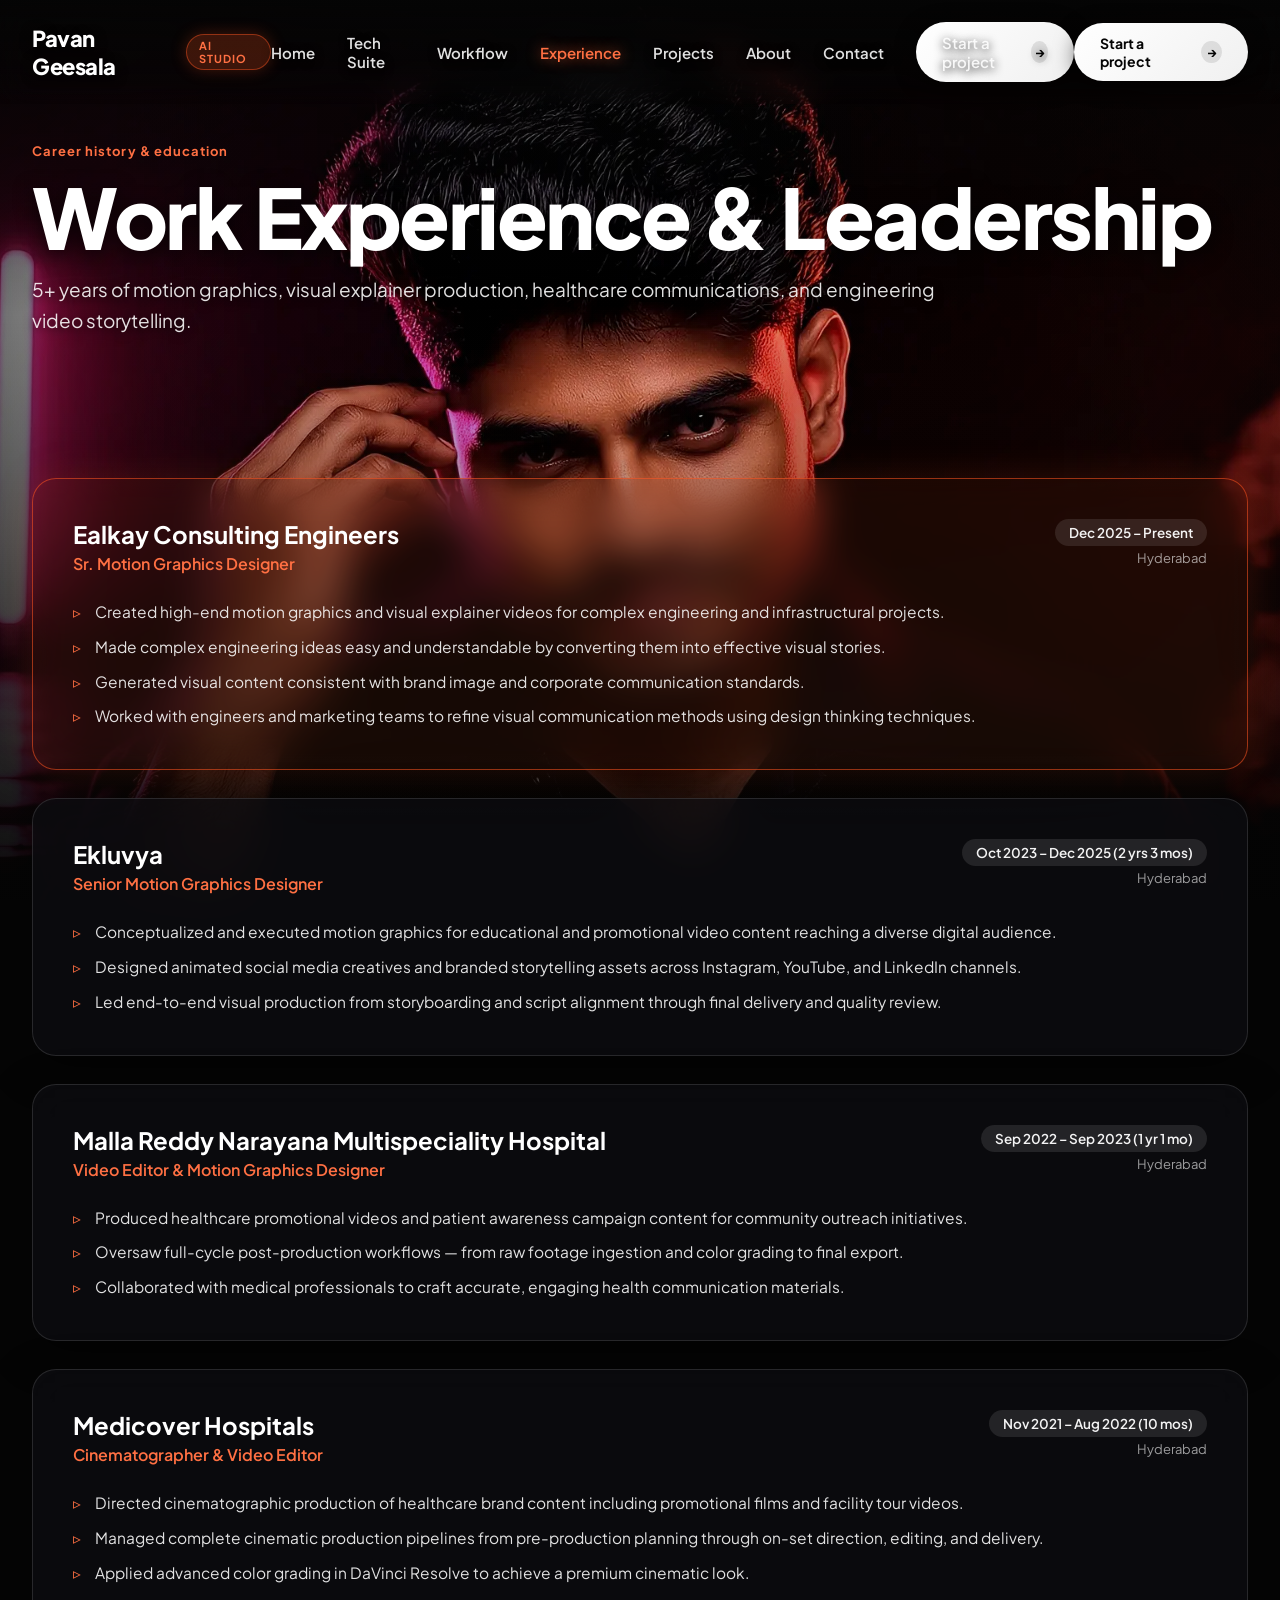
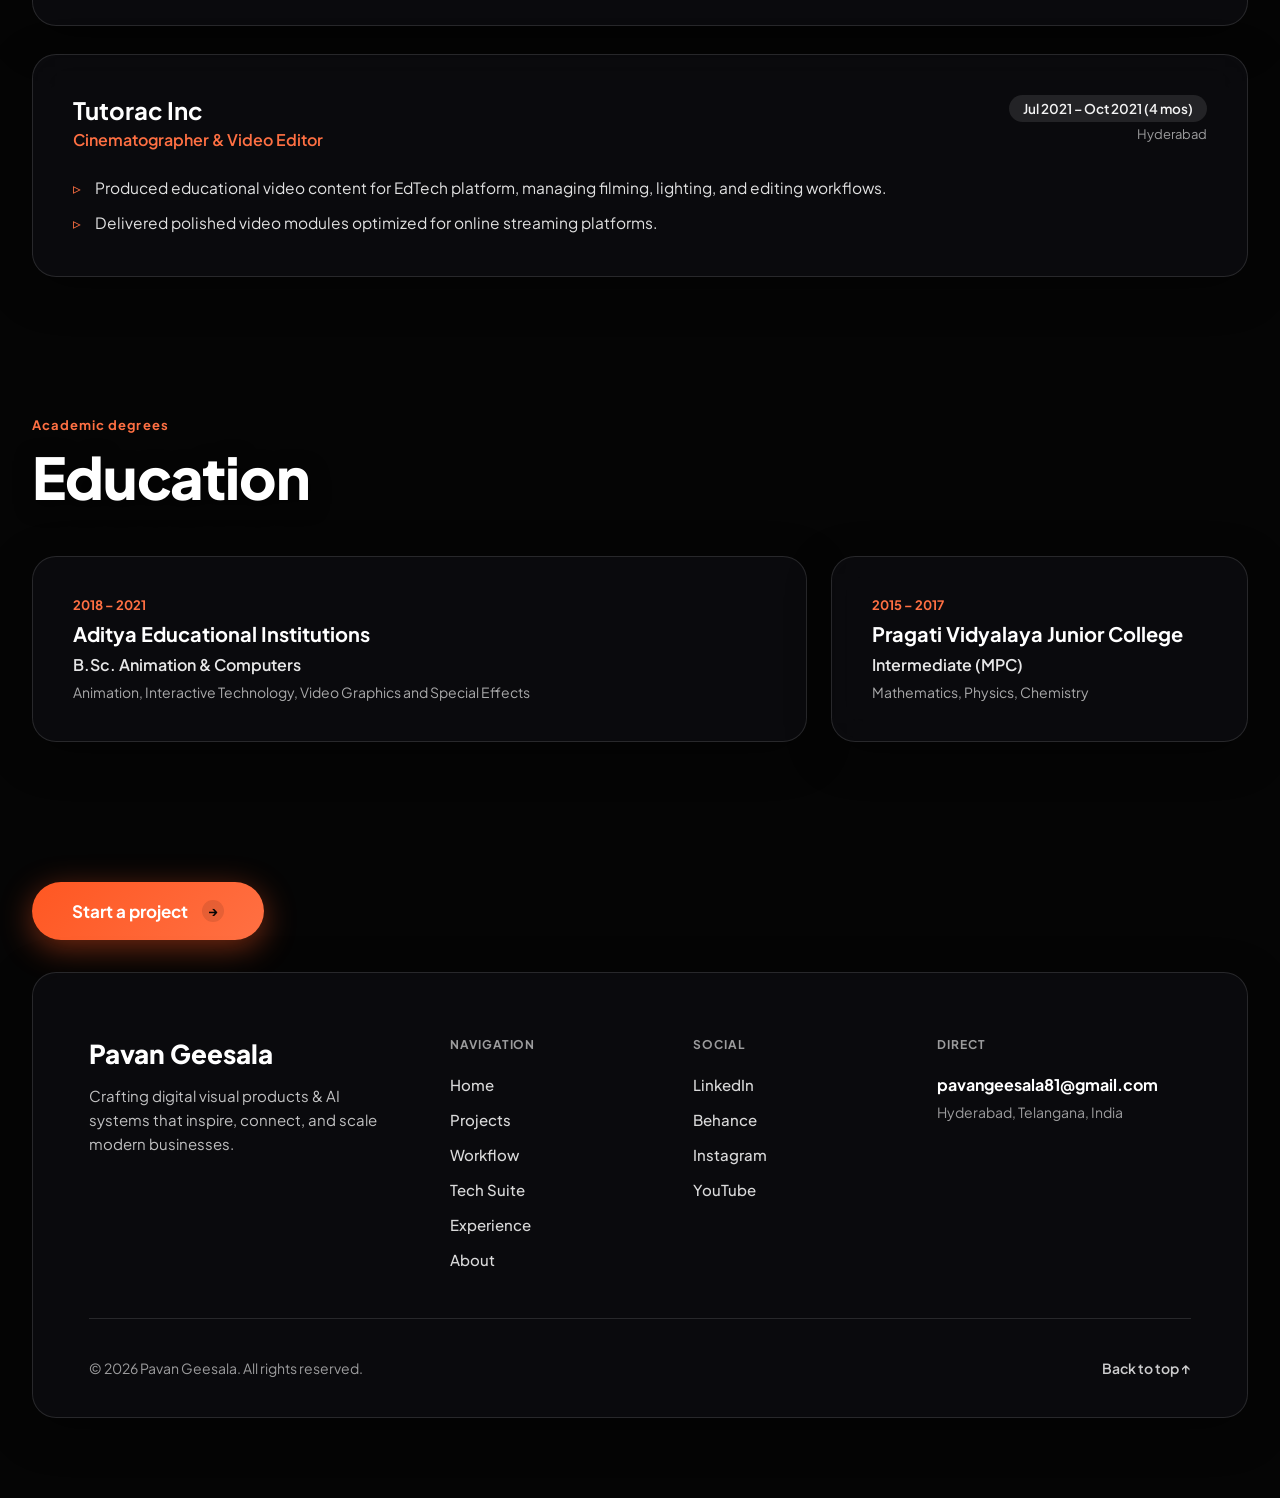
<file: experience.html>
<!DOCTYPE html>
<html lang="en">
<head>
  <meta charset="UTF-8">
  <meta name="viewport" content="width=device-width, initial-scale=1.0">
  <title>Work Experience & Background — Pavan Geesala</title>
  <meta name="description" content="Professional background, career timeline, and leadership history of Pavan Geesala — Senior Motion Graphics Designer at Ealkay Consulting.">
  <link rel="canonical" href="https://pavan-geesala-portfolio-xi.vercel.app/experience.html">

  <!-- Open Graph -->
  <meta property="og:type" content="website">
  <meta property="og:url" content="https://pavan-geesala-portfolio-xi.vercel.app/experience.html">
  <meta property="og:title" content="Work Experience & Background — Pavan Geesala">
  <meta property="og:description" content="Career timeline and visual engineering leadership across infrastructure, healthcare, edtech, and generative AI.">
  <meta property="og:image" content="https://pavan-geesala-portfolio-xi.vercel.app/assets/images/hariom-pipes-project.webp">

  <!-- Twitter -->
  <meta name="twitter:card" content="summary_large_image">
  <meta name="twitter:title" content="Work Experience & Background — Pavan Geesala">
  <meta name="twitter:description" content="Senior Motion Graphics Designer & Creative Technologist career history.">
  <meta name="twitter:image" content="https://pavan-geesala-portfolio-xi.vercel.app/assets/images/hariom-pipes-project.webp">

  <link rel="stylesheet" href="style.css">
  <link rel="preconnect" href="https://fonts.googleapis.com">
  <link rel="preconnect" href="https://fonts.gstatic.com" crossorigin>
  <link href="https://fonts.googleapis.com/css2?family=Plus+Jakarta+Sans:wght@300;400;500;600;700;800&family=JetBrains+Mono:wght@400;500&display=swap" rel="stylesheet">
</head>
<body>

  <!-- Accessible Skip Link -->
  <a href="#main-content" class="skip-to-content">Skip to main content</a>

  <!-- Loading Screen -->
  <div id="loader" class="loader-container">
    <div class="loader-content">
      <div class="spinner"></div>
      <div class="progress-bar-container">
        <div id="progress-bar" class="progress-bar"></div>
      </div>
      <span id="progress-text" class="progress-text">0%</span>
    </div>
  </div>

  <!-- Fixed Canvas background for smooth scroll animation -->
  <canvas id="hero-canvas"></canvas>

  <!-- Ambient Overlay -->
  <div class="canvas-overlay"></div>

  <!-- Fixed Header Navbar -->
  <header class="navbar">
    <div class="brand">
      <a href="index.html" class="logo">Pavan Geesala</a>
      <span class="logo-badge">AI Studio</span>
    </div>

    <!-- Accessible Mobile Hamburger Button (BUG-01) -->
    <button id="mobile-menu-btn" class="mobile-menu-toggle" aria-label="Toggle navigation menu" aria-expanded="false" aria-controls="primary-nav">
      <span class="hamburger-bar"></span>
      <span class="hamburger-bar"></span>
      <span class="hamburger-bar"></span>
    </button>

    <nav id="primary-nav" class="nav-links" aria-label="Primary Navigation">
      <a href="index.html">Home</a>
      <a href="tech-suite.html">Tech Suite</a>
      <a href="workflow.html">Workflow</a>
      <a href="experience.html" class="active">Experience</a>
      <a href="projects.html">Projects</a>
      <a href="index.html#about">About</a>
      <a href="#contact">Contact</a>
      <a href="#contact" class="btn-cta mobile-drawer-cta">
        Start a project
        <span class="arrow-icon">→</span>
      </a>
    </nav>
    <a href="#contact" class="btn-cta desktop-cta">
      Start a project
      <span class="arrow-icon">→</span>
    </a>
  </header>

  <!-- Semantic Main Landmark Layer -->
  <main id="main-content" class="content-wrapper">
    
    <section class="page-hero">
      <span class="section-tag">Career history & education</span>
      <h1 class="page-title">Work Experience & Leadership</h1>
      <p class="page-subtitle">5+ years of motion graphics, visual explainer production, healthcare communications, and engineering video storytelling.</p>
    </section>

    <!-- Experience Timeline Section -->
    <section class="experience-section">
      <div class="experience-timeline">
        
        <!-- Ealkay Consulting -->
        <div class="exp-card glass-panel highlight-card">
          <div class="exp-header">
            <div>
              <h3>Ealkay Consulting Engineers</h3>
              <span class="exp-role">Sr. Motion Graphics Designer</span>
            </div>
            <div class="exp-time">
              <span class="time-badge">Dec 2025 – Present</span>
              <span class="location-text">Hyderabad</span>
            </div>
          </div>
          <ul class="exp-list">
            <li>Created high-end motion graphics and visual explainer videos for complex engineering and infrastructural projects.</li>
            <li>Made complex engineering ideas easy and understandable by converting them into effective visual stories.</li>
            <li>Generated visual content consistent with brand image and corporate communication standards.</li>
            <li>Worked with engineers and marketing teams to refine visual communication methods using design thinking techniques.</li>
          </ul>
        </div>

        <!-- Ekluvya -->
        <div class="exp-card glass-panel">
          <div class="exp-header">
            <div>
              <h3>Ekluvya</h3>
              <span class="exp-role">Senior Motion Graphics Designer</span>
            </div>
            <div class="exp-time">
              <span class="time-badge">Oct 2023 – Dec 2025 (2 yrs 3 mos)</span>
              <span class="location-text">Hyderabad</span>
            </div>
          </div>
          <ul class="exp-list">
            <li>Conceptualized and executed motion graphics for educational and promotional video content reaching a diverse digital audience.</li>
            <li>Designed animated social media creatives and branded storytelling assets across Instagram, YouTube, and LinkedIn channels.</li>
            <li>Led end-to-end visual production from storyboarding and script alignment through final delivery and quality review.</li>
          </ul>
        </div>

        <!-- Malla Reddy Narayana Multispeciality Hospital -->
        <div class="exp-card glass-panel">
          <div class="exp-header">
            <div>
              <h3>Malla Reddy Narayana Multispeciality Hospital</h3>
              <span class="exp-role">Video Editor & Motion Graphics Designer</span>
            </div>
            <div class="exp-time">
              <span class="time-badge">Sep 2022 – Sep 2023 (1 yr 1 mo)</span>
              <span class="location-text">Hyderabad</span>
            </div>
          </div>
          <ul class="exp-list">
            <li>Produced healthcare promotional videos and patient awareness campaign content for community outreach initiatives.</li>
            <li>Oversaw full-cycle post-production workflows — from raw footage ingestion and color grading to final export.</li>
            <li>Collaborated with medical professionals to craft accurate, engaging health communication materials.</li>
          </ul>
        </div>

        <!-- Medicover Hospitals -->
        <div class="exp-card glass-panel">
          <div class="exp-header">
            <div>
              <h3>Medicover Hospitals</h3>
              <span class="exp-role">Cinematographer & Video Editor</span>
            </div>
            <div class="exp-time">
              <span class="time-badge">Nov 2021 – Aug 2022 (10 mos)</span>
              <span class="location-text">Hyderabad</span>
            </div>
          </div>
          <ul class="exp-list">
            <li>Directed cinematographic production of healthcare brand content including promotional films and facility tour videos.</li>
            <li>Managed complete cinematic production pipelines from pre-production planning through on-set direction, editing, and delivery.</li>
            <li>Applied advanced color grading in DaVinci Resolve to achieve a premium cinematic look.</li>
          </ul>
        </div>

        <!-- Tutorac Inc -->
        <div class="exp-card glass-panel">
          <div class="exp-header">
            <div>
              <h3>Tutorac Inc</h3>
              <span class="exp-role">Cinematographer & Video Editor</span>
            </div>
            <div class="exp-time">
              <span class="time-badge">Jul 2021 – Oct 2021 (4 mos)</span>
              <span class="location-text">Hyderabad</span>
            </div>
          </div>
          <ul class="exp-list">
            <li>Produced educational video content for EdTech platform, managing filming, lighting, and editing workflows.</li>
            <li>Delivered polished video modules optimized for online streaming platforms.</li>
          </ul>
        </div>

      </div>
    </section>

    <!-- Academic Background Section -->
    <section class="education-section">
      <div class="section-head">
        <span class="section-tag">Academic degrees</span>
        <h2 class="section-title">Education</h2>
      </div>

      <div class="edu-grid">
        <div class="edu-card glass-panel">
          <span class="edu-year">2018 – 2021</span>
          <h3>Aditya Educational Institutions</h3>
          <p class="edu-degree">B.Sc. Animation & Computers</p>
          <p class="edu-sub">Animation, Interactive Technology, Video Graphics and Special Effects</p>
        </div>

        <div class="edu-card glass-panel">
          <span class="edu-year">2015 – 2017</span>
          <h3>Pragati Vidyalaya Junior College</h3>
          <p class="edu-degree">Intermediate (MPC)</p>
          <p class="edu-sub">Mathematics, Physics, Chemistry</p>
        </div>
      </div>
    </section>

    <!-- Consultation Bar & Footer -->
    <section id="contact" class="contact-section">
      <div class="consultation-bar">
        <a href="mailto:pavangeesala81@gmail.com" class="btn-consultation">
          Start a project
          <span class="arrow-icon">→</span>
        </a>
      </div>

      <footer class="footer-grid glass-panel">
        <div class="footer-col brand-col">
          <h3 class="footer-logo">Pavan Geesala</h3>
          <p class="footer-desc">Crafting digital visual products & AI systems that inspire, connect, and scale modern businesses.</p>
        </div>

        <div class="footer-col">
          <h4 class="footer-heading">NAVIGATION</h4>
          <ul class="footer-links">
            <li><a href="index.html">Home</a></li>
            <li><a href="projects.html">Projects</a></li>
            <li><a href="workflow.html">Workflow</a></li>
            <li><a href="tech-suite.html">Tech Suite</a></li>
            <li><a href="experience.html">Experience</a></li>
            <li><a href="index.html#about">About</a></li>
          </ul>
        </div>

        <div class="footer-col">
          <h4 class="footer-heading">SOCIAL</h4>
          <ul class="footer-links">
            <li><a href="https://www.linkedin.com/in/pavan-geesala" target="_blank" rel="noopener noreferrer">LinkedIn</a></li>
            <li><a href="https://behance.net" target="_blank" rel="noopener noreferrer" aria-label="Pavan Geesala on Behance">Behance</a></li>
            <li><a href="https://instagram.com" target="_blank" rel="noopener noreferrer" aria-label="Pavan Geesala on Instagram">Instagram</a></li>
            <li><a href="https://youtube.com" target="_blank" rel="noopener noreferrer" aria-label="Pavan Geesala on YouTube">YouTube</a></li>
          </ul>
        </div>

        <div class="footer-col">
          <h4 class="footer-heading">DIRECT</h4>
          <a href="mailto:pavangeesala81@gmail.com" class="footer-email">pavangeesala81@gmail.com</a>
          <span class="footer-location">Hyderabad, Telangana, India</span>
        </div>

        <div class="footer-bottom">
          <span>© 2026 Pavan Geesala. All rights reserved.</span>
          <a href="#main-content" class="back-to-top" onclick="window.scrollTo({top: 0, behavior: 'smooth'}); return false;">Back to top ↑</a>
        </div>
      </footer>
    </section>

  </main>

  <script src="script.js" defer></script>
</body>
</html>
</file>
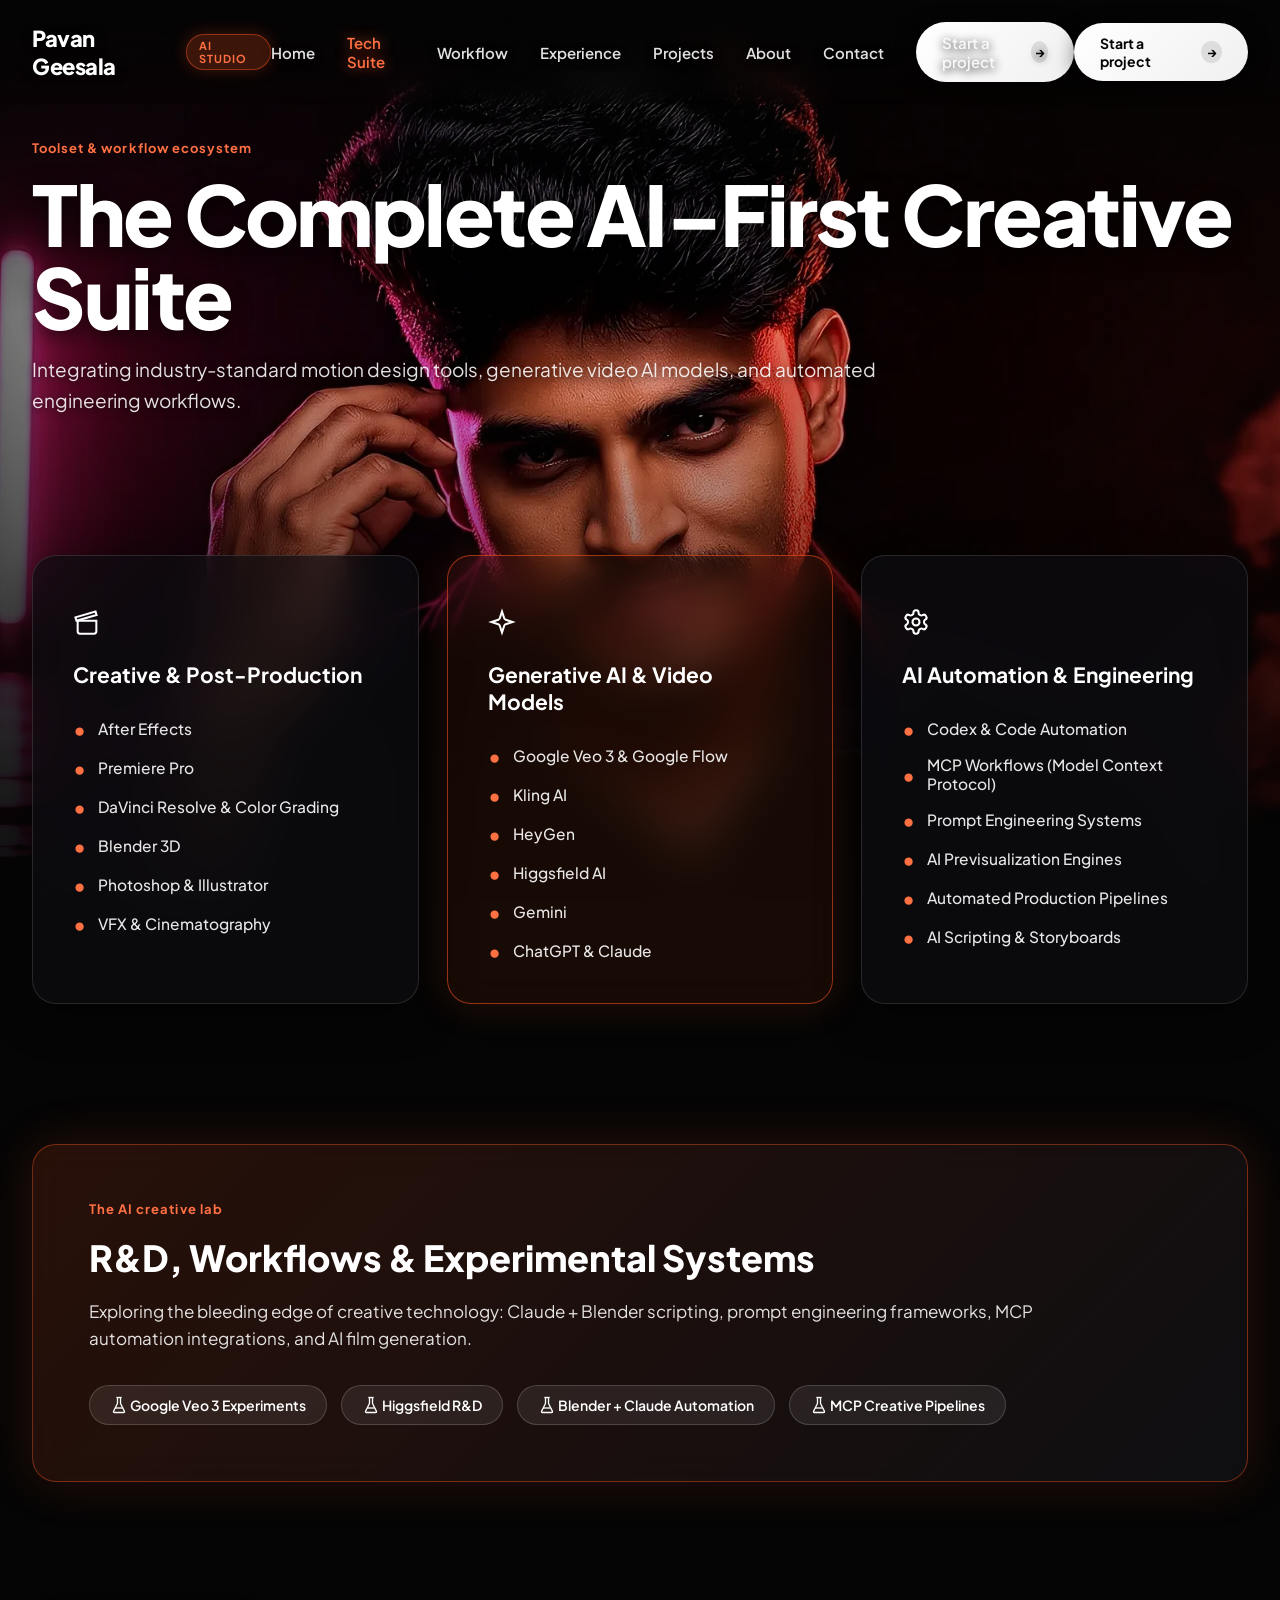
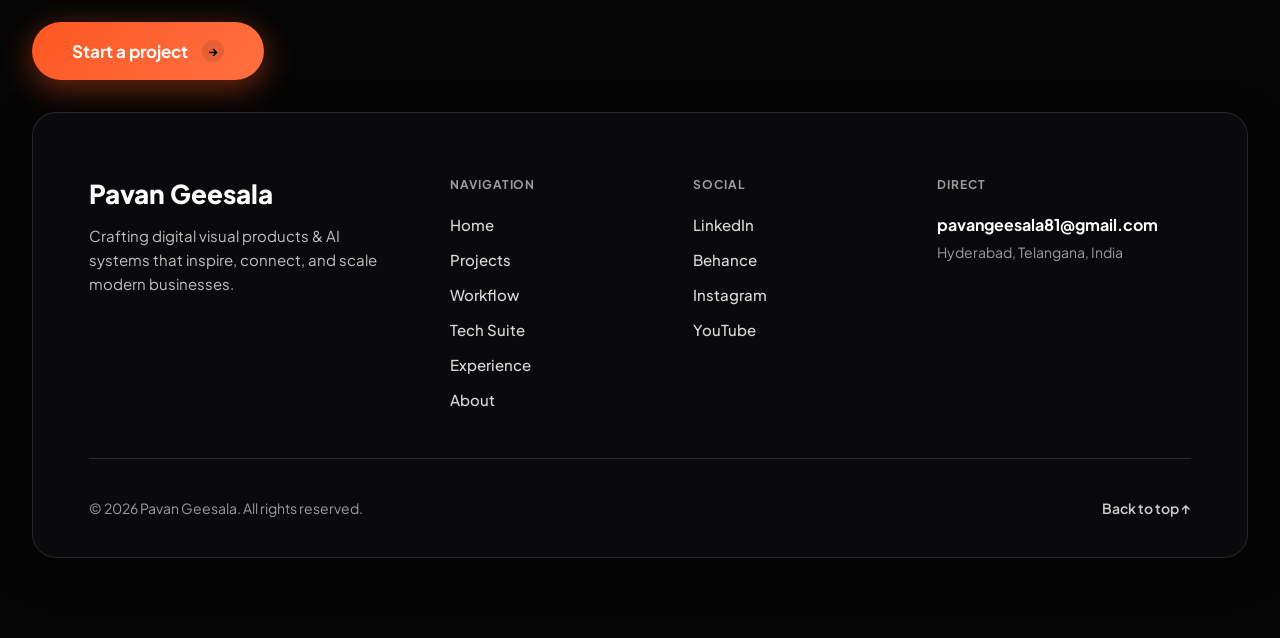
<file: tech-suite.html>
<!DOCTYPE html>
<html lang="en">
<head>
  <meta charset="UTF-8">
  <meta name="viewport" content="width=device-width, initial-scale=1.0">
  <title>The Complete AI-First Creative Suite — Pavan Geesala</title>
  <meta name="description" content="Explore the creative toolkit of Pavan Geesala — combining After Effects, Blender, and DaVinci Resolve with generative AI models and automation workflows.">
  <link rel="canonical" href="https://pavan-geesala-portfolio-xi.vercel.app/tech-suite.html">

  <!-- Open Graph -->
  <meta property="og:type" content="website">
  <meta property="og:url" content="https://pavan-geesala-portfolio-xi.vercel.app/tech-suite.html">
  <meta property="og:title" content="The Complete AI-First Creative Suite — Pavan Geesala">
  <meta property="og:description" content="Comprehensive software and AI workflow ecosystem spanning post-production, 3D VFX, LLMs, and creative pipelines.">
  <meta property="og:image" content="https://pavan-geesala-portfolio-xi.vercel.app/assets/images/hariom-pipes-project.webp">

  <!-- Twitter -->
  <meta name="twitter:card" content="summary_large_image">
  <meta name="twitter:title" content="The Complete AI-First Creative Suite — Pavan Geesala">
  <meta name="twitter:description" content="Post-production, 3D, and AI creative pipeline toolkit.">
  <meta name="twitter:image" content="https://pavan-geesala-portfolio-xi.vercel.app/assets/images/hariom-pipes-project.webp">

  <link rel="stylesheet" href="style.css">
  <link rel="preconnect" href="https://fonts.googleapis.com">
  <link rel="preconnect" href="https://fonts.gstatic.com" crossorigin>
  <link href="https://fonts.googleapis.com/css2?family=Plus+Jakarta+Sans:wght@300;400;500;600;700;800&family=JetBrains+Mono:wght@400;500&display=swap" rel="stylesheet">
</head>
<body>

  <!-- Accessible Skip Link -->
  <a href="#main-content" class="skip-to-content">Skip to main content</a>

  <!-- Loading Screen -->
  <div id="loader" class="loader-container">
    <div class="loader-content">
      <div class="spinner"></div>
      <div class="progress-bar-container">
        <div id="progress-bar" class="progress-bar"></div>
      </div>
      <span id="progress-text" class="progress-text">0%</span>
    </div>
  </div>

  <!-- Fixed Canvas background for smooth scroll animation -->
  <canvas id="hero-canvas"></canvas>

  <!-- Ambient Overlay -->
  <div class="canvas-overlay"></div>

  <!-- Fixed Header Navbar -->
  <header class="navbar">
    <div class="brand">
      <a href="index.html" class="logo">Pavan Geesala</a>
      <span class="logo-badge">AI Studio</span>
    </div>

    <!-- Accessible Mobile Hamburger Button (BUG-01) -->
    <button id="mobile-menu-btn" class="mobile-menu-toggle" aria-label="Toggle navigation menu" aria-expanded="false" aria-controls="primary-nav">
      <span class="hamburger-bar"></span>
      <span class="hamburger-bar"></span>
      <span class="hamburger-bar"></span>
    </button>

    <nav id="primary-nav" class="nav-links" aria-label="Primary Navigation">
      <a href="index.html">Home</a>
      <a href="tech-suite.html" class="active">Tech Suite</a>
      <a href="workflow.html">Workflow</a>
      <a href="experience.html">Experience</a>
      <a href="projects.html">Projects</a>
      <a href="index.html#about">About</a>
      <a href="#contact">Contact</a>
      <a href="#contact" class="btn-cta mobile-drawer-cta">
        Start a project
        <span class="arrow-icon">→</span>
      </a>
    </nav>
    <a href="#contact" class="btn-cta desktop-cta">
      Start a project
      <span class="arrow-icon">→</span>
    </a>
  </header>

  <!-- Semantic Main Landmark Layer -->
  <main id="main-content" class="content-wrapper">
    
    <section class="page-hero">
      <span class="section-tag">Toolset & workflow ecosystem</span>
      <h1 class="page-title">The Complete AI–First Creative Suite</h1>
      <p class="page-subtitle">Integrating industry-standard motion design tools, generative video AI models, and automated engineering workflows.</p>
    </section>

    <!-- 3 Glass Cards -->
    <section class="tech-section">
      <div class="tech-grid">
        <!-- Creative Software -->
        <div class="tech-card glass-panel">
          <div class="tech-icon"><svg class="ui-icon" style="width:28px;height:28px;" xmlns="http://www.w3.org/2000/svg" viewBox="0 0 24 24"><path d="M20.2 6 3 11l-.9-3 17.2-5z"/><path d="M4 11v9a2 2 0 0 0 2 2h12a2 2 0 0 0 2-2v-9Z"/></svg></div>
          <h3>Creative & Post-Production</h3>
          <ul class="tech-list">
            <li>After Effects</li>
            <li>Premiere Pro</li>
            <li>DaVinci Resolve & Color Grading</li>
            <li>Blender 3D</li>
            <li>Photoshop & Illustrator</li>
            <li>VFX & Cinematography</li>
          </ul>
        </div>

        <!-- AI Generative Tools -->
        <div class="tech-card glass-panel highlighted-panel">
          <div class="tech-icon"><svg class="ui-icon" style="width:28px;height:28px;" xmlns="http://www.w3.org/2000/svg" viewBox="0 0 24 24"><path d="m12 3-1.9 5.8a2 2 0 0 1-1.3 1.3L3 12l5.8 1.9a2 2 0 0 1 1.3 1.3L12 21l1.9-5.8a2 2 0 0 1 1.3-1.3L21 12l-5.8-1.9a2 2 0 0 1-1.3-1.3L12 3Z"/></svg></div>
          <h3>Generative AI & Video Models</h3>
          <ul class="tech-list">
            <li>Google Veo 3 & Google Flow</li>
            <li>Kling AI</li>
            <li>HeyGen</li>
            <li>Higgsfield AI</li>
            <li>Gemini</li>
            <li>ChatGPT & Claude</li>
          </ul>
        </div>

        <!-- Automation & MCP -->
        <div class="tech-card glass-panel">
          <div class="tech-icon"><svg class="ui-icon" style="width:28px;height:28px;" xmlns="http://www.w3.org/2000/svg" viewBox="0 0 24 24"><path d="M12.22 2h-.44a2 2 0 0 0-2 2v.18a2 2 0 0 1-1 1.73l-.43.25a2 2 0 0 1-2 0l-.15-.08a2 2 0 0 0-2.73.73l-.22.38a2 2 0 0 0 .73 2.73l.15.1a2 2 0 0 1 1 1.72v.51a2 2 0 0 1-1 1.74l-.15.09a2 2 0 0 0-.73 2.73l.22.38a2 2 0 0 0 2.73.73l.15-.08a2 2 0 0 1 2 0l.43.25a2 2 0 0 1 1 1.73V20a2 2 0 0 0 2 2h.44a2 2 0 0 0 2-2v-.18a2 2 0 0 1 1-1.73l.43-.25a2 2 0 0 1 2 0l.15.08a2 2 0 0 0 2.73-.73l.22-.38a2 2 0 0 0-.73-2.73l-.15-.08a2 2 0 0 1-1-1.74v-.5a2 2 0 0 1 1-1.74l.15-.09a2 2 0 0 0 .73-2.73l-.22-.38a2 2 0 0 0-2.73-.73l-.15.08a2 2 0 0 1-2 0l-.43-.25a2 2 0 0 1-1-1.73V4a2 2 0 0 0-2-2z"/><circle cx="12" cy="12" r="3"/></svg></div>
          <h3>AI Automation & Engineering</h3>
          <ul class="tech-list">
            <li>Codex & Code Automation</li>
            <li>MCP Workflows (Model Context Protocol)</li>
            <li>Prompt Engineering Systems</li>
            <li>AI Previsualization Engines</li>
            <li>Automated Production Pipelines</li>
            <li>AI Scripting & Storyboards</li>
          </ul>
        </div>
      </div>
    </section>

    <!-- The AI Creative Lab -->
    <section id="lab" class="lab-section">
      <div class="lab-box glass-panel">
        <div class="lab-content">
          <span class="section-tag">The AI creative lab</span>
          <h2>R&D, Workflows & Experimental Systems</h2>
          <p>
            Exploring the bleeding edge of creative technology: Claude + Blender scripting, prompt engineering frameworks, MCP automation integrations, and AI film generation.
          </p>
          <div class="lab-tags">
            <span><svg class="ui-icon" xmlns="http://www.w3.org/2000/svg" viewBox="0 0 24 24"><path d="M10 2v7.527a2 2 0 0 1-.211.896L4.72 20.55a1 1 0 0 0 .9 1.45h12.76a1 1 0 0 0 .9-1.45l-5.069-10.127A2 2 0 0 1 14 9.527V2"/><path d="M8.5 2h7"/><path d="M7 16h10"/></svg> Google Veo 3 Experiments</span>
            <span><svg class="ui-icon" xmlns="http://www.w3.org/2000/svg" viewBox="0 0 24 24"><path d="M10 2v7.527a2 2 0 0 1-.211.896L4.72 20.55a1 1 0 0 0 .9 1.45h12.76a1 1 0 0 0 .9-1.45l-5.069-10.127A2 2 0 0 1 14 9.527V2"/><path d="M8.5 2h7"/><path d="M7 16h10"/></svg> Higgsfield R&D</span>
            <span><svg class="ui-icon" xmlns="http://www.w3.org/2000/svg" viewBox="0 0 24 24"><path d="M10 2v7.527a2 2 0 0 1-.211.896L4.72 20.55a1 1 0 0 0 .9 1.45h12.76a1 1 0 0 0 .9-1.45l-5.069-10.127A2 2 0 0 1 14 9.527V2"/><path d="M8.5 2h7"/><path d="M7 16h10"/></svg> Blender + Claude Automation</span>
            <span><svg class="ui-icon" xmlns="http://www.w3.org/2000/svg" viewBox="0 0 24 24"><path d="M10 2v7.527a2 2 0 0 1-.211.896L4.72 20.55a1 1 0 0 0 .9 1.45h12.76a1 1 0 0 0 .9-1.45l-5.069-10.127A2 2 0 0 1 14 9.527V2"/><path d="M8.5 2h7"/><path d="M7 16h10"/></svg> MCP Creative Pipelines</span>
          </div>
        </div>
      </div>
    </section>

    <!-- Consultation Bar & Footer -->
    <section id="contact" class="contact-section">
      <div class="consultation-bar">
        <a href="mailto:pavangeesala81@gmail.com" class="btn-consultation">
          Start a project
          <span class="arrow-icon">→</span>
        </a>
      </div>

      <footer class="footer-grid glass-panel">
        <div class="footer-col brand-col">
          <h3 class="footer-logo">Pavan Geesala</h3>
          <p class="footer-desc">Crafting digital visual products & AI systems that inspire, connect, and scale modern businesses.</p>
        </div>

        <div class="footer-col">
          <h4 class="footer-heading">NAVIGATION</h4>
          <ul class="footer-links">
            <li><a href="index.html">Home</a></li>
            <li><a href="projects.html">Projects</a></li>
            <li><a href="workflow.html">Workflow</a></li>
            <li><a href="tech-suite.html">Tech Suite</a></li>
            <li><a href="experience.html">Experience</a></li>
            <li><a href="index.html#about">About</a></li>
          </ul>
        </div>

        <div class="footer-col">
          <h4 class="footer-heading">SOCIAL</h4>
          <ul class="footer-links">
            <li><a href="https://www.linkedin.com/in/pavan-geesala" target="_blank" rel="noopener noreferrer">LinkedIn</a></li>
            <li><a href="https://behance.net" target="_blank" rel="noopener noreferrer" aria-label="Pavan Geesala on Behance">Behance</a></li>
            <li><a href="https://instagram.com" target="_blank" rel="noopener noreferrer" aria-label="Pavan Geesala on Instagram">Instagram</a></li>
            <li><a href="https://youtube.com" target="_blank" rel="noopener noreferrer" aria-label="Pavan Geesala on YouTube">YouTube</a></li>
          </ul>
        </div>

        <div class="footer-col">
          <h4 class="footer-heading">DIRECT</h4>
          <a href="mailto:pavangeesala81@gmail.com" class="footer-email">pavangeesala81@gmail.com</a>
          <span class="footer-location">Hyderabad, Telangana, India</span>
        </div>

        <div class="footer-bottom">
          <span>© 2026 Pavan Geesala. All rights reserved.</span>
          <a href="#main-content" class="back-to-top" onclick="window.scrollTo({top: 0, behavior: 'smooth'}); return false;">Back to top ↑</a>
        </div>
      </footer>
    </section>

  </main>

  <script src="script.js" defer></script>
</body>
</html>
</file>
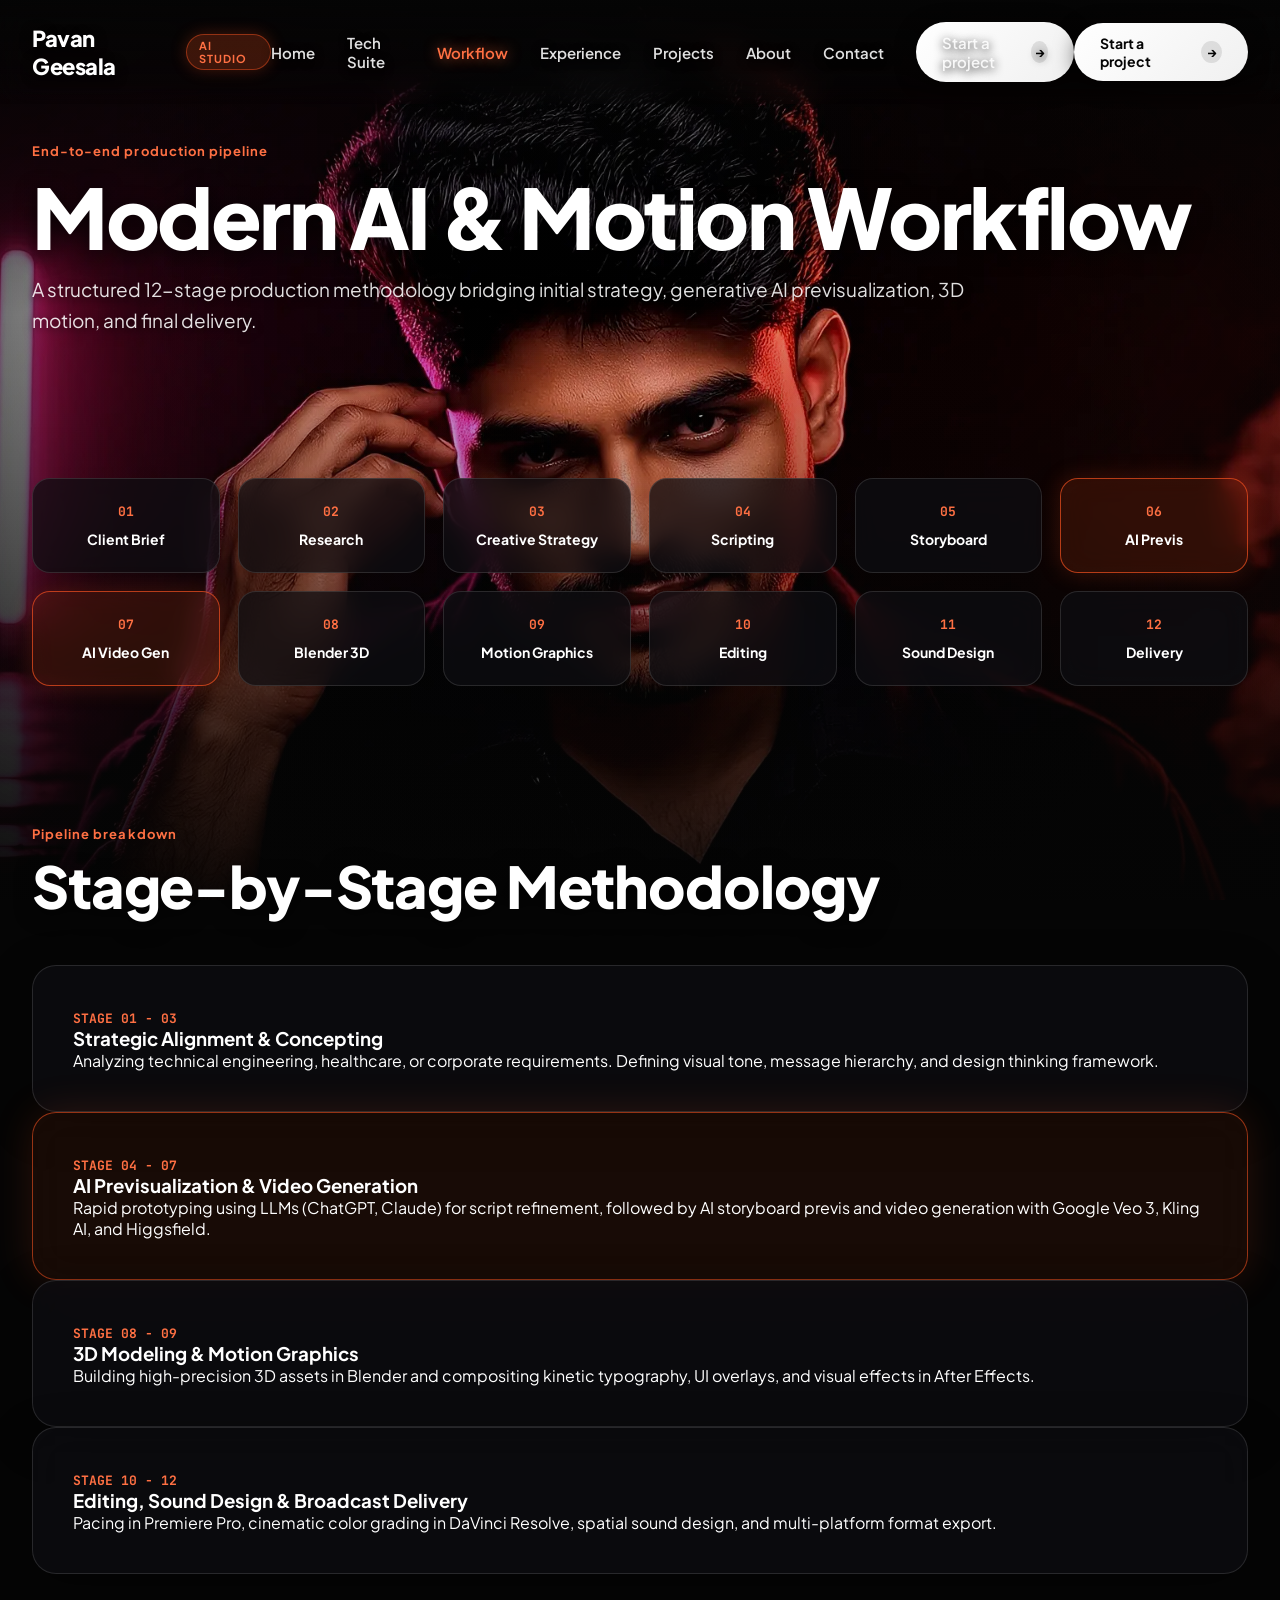
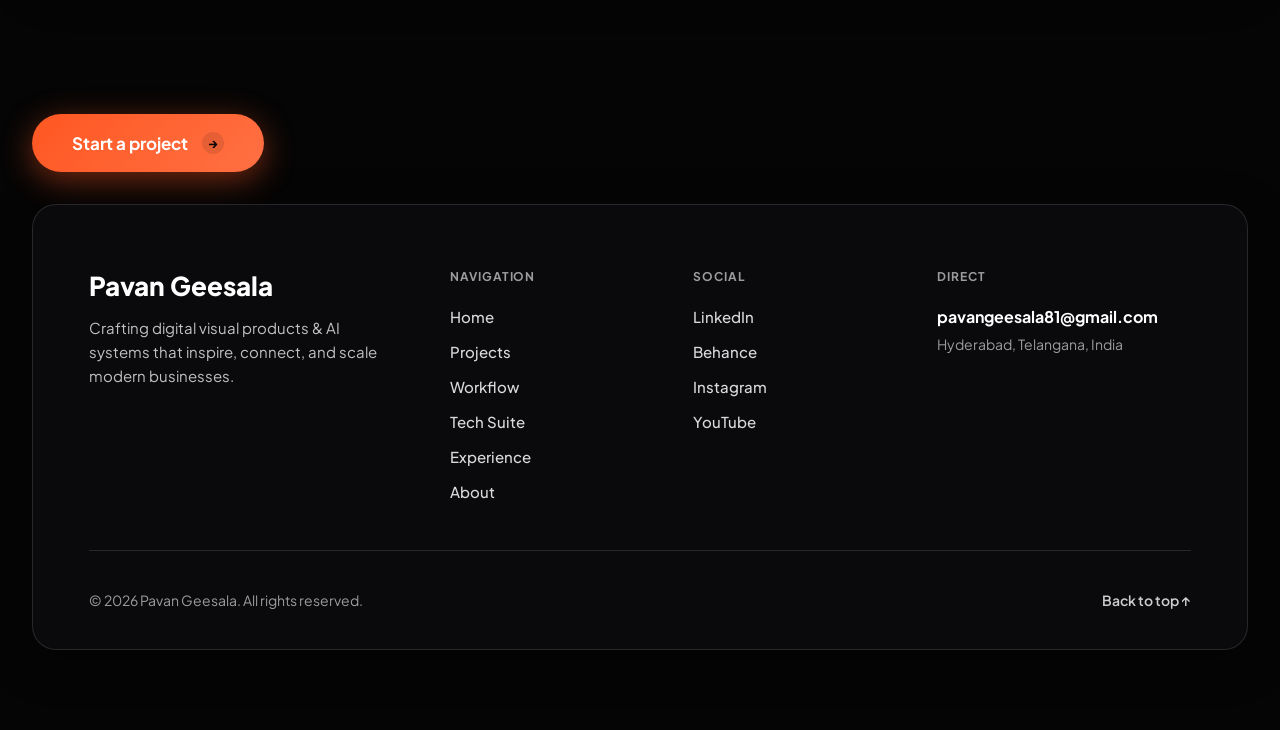
<file: workflow.html>
<!DOCTYPE html>
<html lang="en">
<head>
  <meta charset="UTF-8">
  <meta name="viewport" content="width=device-width, initial-scale=1.0">
  <title>Production Pipeline & Workflow — Pavan Geesala</title>
  <meta name="description" content="Discover the 12-stage AI & motion design production pipeline engineered by Pavan Geesala — from conceptual prompting to final color grading and multi-format delivery.">
  <link rel="canonical" href="https://pavan-geesala-portfolio-xi.vercel.app/workflow.html">

  <!-- Open Graph -->
  <meta property="og:type" content="website">
  <meta property="og:url" content="https://pavan-geesala-portfolio-xi.vercel.app/workflow.html">
  <meta property="og:title" content="Production Pipeline & Workflow — Pavan Geesala">
  <meta property="og:description" content="End-to-end modern creative production pipeline fusing 3D animation, VFX, and generative AI automation.">
  <meta property="og:image" content="https://pavan-geesala-portfolio-xi.vercel.app/assets/images/hariom-pipes-project.webp">

  <!-- Twitter -->
  <meta name="twitter:card" content="summary_large_image">
  <meta name="twitter:title" content="Production Pipeline & Workflow — Pavan Geesala">
  <meta name="twitter:description" content="12-stage AI & motion design production pipeline.">
  <meta name="twitter:image" content="https://pavan-geesala-portfolio-xi.vercel.app/assets/images/hariom-pipes-project.webp">

  <link rel="stylesheet" href="style.css">
  <link rel="preconnect" href="https://fonts.googleapis.com">
  <link rel="preconnect" href="https://fonts.gstatic.com" crossorigin>
  <link href="https://fonts.googleapis.com/css2?family=Plus+Jakarta+Sans:wght@300;400;500;600;700;800&family=JetBrains+Mono:wght@400;500&display=swap" rel="stylesheet">
</head>
<body>

  <!-- Accessible Skip Link -->
  <a href="#main-content" class="skip-to-content">Skip to main content</a>

  <!-- Loading Screen -->
  <div id="loader" class="loader-container">
    <div class="loader-content">
      <div class="spinner"></div>
      <div class="progress-bar-container">
        <div id="progress-bar" class="progress-bar"></div>
      </div>
      <span id="progress-text" class="progress-text">0%</span>
    </div>
  </div>

  <!-- Fixed Canvas background for smooth scroll animation -->
  <canvas id="hero-canvas"></canvas>

  <!-- Ambient Overlay -->
  <div class="canvas-overlay"></div>

  <!-- Fixed Header Navbar -->
  <header class="navbar">
    <div class="brand">
      <a href="index.html" class="logo">Pavan Geesala</a>
      <span class="logo-badge">AI Studio</span>
    </div>

    <!-- Accessible Mobile Hamburger Button (BUG-01) -->
    <button id="mobile-menu-btn" class="mobile-menu-toggle" aria-label="Toggle navigation menu" aria-expanded="false" aria-controls="primary-nav">
      <span class="hamburger-bar"></span>
      <span class="hamburger-bar"></span>
      <span class="hamburger-bar"></span>
    </button>

    <nav id="primary-nav" class="nav-links" aria-label="Primary Navigation">
      <a href="index.html">Home</a>
      <a href="tech-suite.html">Tech Suite</a>
      <a href="workflow.html" class="active">Workflow</a>
      <a href="experience.html">Experience</a>
      <a href="projects.html">Projects</a>
      <a href="index.html#about">About</a>
      <a href="#contact">Contact</a>
      <a href="#contact" class="btn-cta mobile-drawer-cta">
        Start a project
        <span class="arrow-icon">→</span>
      </a>
    </nav>
    <a href="#contact" class="btn-cta desktop-cta">
      Start a project
      <span class="arrow-icon">→</span>
    </a>
  </header>

  <!-- Semantic Main Landmark Layer -->
  <main id="main-content" class="content-wrapper">
    
    <section class="page-hero">
      <span class="section-tag">End-to-end production pipeline</span>
      <h1 class="page-title">Modern AI & Motion Workflow</h1>
      <p class="page-subtitle">A structured 12-stage production methodology bridging initial strategy, generative AI previsualization, 3D motion, and final delivery.</p>
    </section>

    <!-- Interactive 12-Stage Pipeline Grid -->
    <section class="pipeline-section">
      <div class="pipeline-grid">
        <div class="pipe-step"><span class="step-num">01</span><span class="step-name">Client Brief</span></div>
        <div class="pipe-step"><span class="step-num">02</span><span class="step-name">Research</span></div>
        <div class="pipe-step"><span class="step-num">03</span><span class="step-name">Creative Strategy</span></div>
        <div class="pipe-step"><span class="step-num">04</span><span class="step-name">Scripting</span></div>
        <div class="pipe-step"><span class="step-num">05</span><span class="step-name">Storyboard</span></div>
        <div class="pipe-step highlight-step"><span class="step-num">06</span><span class="step-name">AI Previs</span></div>
        <div class="pipe-step highlight-step"><span class="step-num">07</span><span class="step-name">AI Video Gen</span></div>
        <div class="pipe-step"><span class="step-num">08</span><span class="step-name">Blender 3D</span></div>
        <div class="pipe-step"><span class="step-num">09</span><span class="step-name">Motion Graphics</span></div>
        <div class="pipe-step"><span class="step-num">10</span><span class="step-name">Editing</span></div>
        <div class="pipe-step"><span class="step-num">11</span><span class="step-name">Sound Design</span></div>
        <div class="pipe-step"><span class="step-num">12</span><span class="step-name">Delivery</span></div>
      </div>
    </section>

    <!-- Pipeline Stage Explanations -->
    <section class="pipeline-details-section">
      <div class="section-head">
        <span class="section-tag">Pipeline breakdown</span>
        <h2 class="section-title">Stage-by-Stage Methodology</h2>
      </div>

      <div class="pipeline-cards-grid">
        <div class="workflow-card glass-panel">
          <span class="step-num">STAGE 01 - 03</span>
          <h3>Strategic Alignment & Concepting</h3>
          <p>Analyzing technical engineering, healthcare, or corporate requirements. Defining visual tone, message hierarchy, and design thinking framework.</p>
        </div>

        <div class="workflow-card glass-panel highlight-card">
          <span class="step-num">STAGE 04 - 07</span>
          <h3>AI Previsualization & Video Generation</h3>
          <p>Rapid prototyping using LLMs (ChatGPT, Claude) for script refinement, followed by AI storyboard previs and video generation with Google Veo 3, Kling AI, and Higgsfield.</p>
        </div>

        <div class="workflow-card glass-panel">
          <span class="step-num">STAGE 08 - 09</span>
          <h3>3D Modeling & Motion Graphics</h3>
          <p>Building high-precision 3D assets in Blender and compositing kinetic typography, UI overlays, and visual effects in After Effects.</p>
        </div>

        <div class="workflow-card glass-panel">
          <span class="step-num">STAGE 10 - 12</span>
          <h3>Editing, Sound Design & Broadcast Delivery</h3>
          <p>Pacing in Premiere Pro, cinematic color grading in DaVinci Resolve, spatial sound design, and multi-platform format export.</p>
        </div>
      </div>
    </section>

    <!-- Consultation Bar & Footer -->
    <section id="contact" class="contact-section">
      <div class="consultation-bar">
        <a href="mailto:pavangeesala81@gmail.com" class="btn-consultation">
          Start a project
          <span class="arrow-icon">→</span>
        </a>
      </div>

      <footer class="footer-grid glass-panel">
        <div class="footer-col brand-col">
          <h3 class="footer-logo">Pavan Geesala</h3>
          <p class="footer-desc">Crafting digital visual products & AI systems that inspire, connect, and scale modern businesses.</p>
        </div>

        <div class="footer-col">
          <h4 class="footer-heading">NAVIGATION</h4>
          <ul class="footer-links">
            <li><a href="index.html">Home</a></li>
            <li><a href="projects.html">Projects</a></li>
            <li><a href="workflow.html">Workflow</a></li>
            <li><a href="tech-suite.html">Tech Suite</a></li>
            <li><a href="experience.html">Experience</a></li>
            <li><a href="index.html#about">About</a></li>
          </ul>
        </div>

        <div class="footer-col">
          <h4 class="footer-heading">SOCIAL</h4>
          <ul class="footer-links">
            <li><a href="https://www.linkedin.com/in/pavan-geesala" target="_blank" rel="noopener noreferrer">LinkedIn</a></li>
            <li><a href="https://behance.net" target="_blank" rel="noopener noreferrer" aria-label="Pavan Geesala on Behance">Behance</a></li>
            <li><a href="https://instagram.com" target="_blank" rel="noopener noreferrer" aria-label="Pavan Geesala on Instagram">Instagram</a></li>
            <li><a href="https://youtube.com" target="_blank" rel="noopener noreferrer" aria-label="Pavan Geesala on YouTube">YouTube</a></li>
          </ul>
        </div>

        <div class="footer-col">
          <h4 class="footer-heading">DIRECT</h4>
          <a href="mailto:pavangeesala81@gmail.com" class="footer-email">pavangeesala81@gmail.com</a>
          <span class="footer-location">Hyderabad, Telangana, India</span>
        </div>

        <div class="footer-bottom">
          <span>© 2026 Pavan Geesala. All rights reserved.</span>
          <a href="#main-content" class="back-to-top" onclick="window.scrollTo({top: 0, behavior: 'smooth'}); return false;">Back to top ↑</a>
        </div>
      </footer>
    </section>

  </main>

  <script src="script.js" defer></script>
</body>
</html>
</file>
<file: style.css>
* {
  box-sizing: border-box;
  margin: 0;
  padding: 0;
}

/* Accessible Skip Link */
.skip-to-content {
  position: fixed;
  top: 16px;
  left: 16px;
  background: #ff7043;
  color: #050505;
  padding: 12px 20px;
  border-radius: 8px;
  font-weight: 700;
  font-size: 14px;
  z-index: 10000;
  transform: translateY(-160%);
  transition: transform 0.2s ease;
  text-decoration: none;
}

.skip-to-content:focus {
  transform: translateY(0);
  outline: 3px solid #ffffff;
}

/* Visible Focus Styles for Keyboard Accessibility (WCAG 2.4.7) */
a:focus-visible,
button:focus-visible,
summary:focus-visible,
input:focus-visible {
  outline: 2px solid #ff7043 !important;
  outline-offset: 3px !important;
  border-radius: 4px;
}

html, body {
  width: 100%;
  min-height: 100vh;
  background-color: #050505;
  color: #ffffff;
  font-family: 'Plus Jakarta Sans', system-ui, -apple-system, BlinkMacSystemFont, sans-serif;
  overflow-x: hidden;
  overflow-y: auto;
  scroll-behavior: smooth;
  -webkit-font-smoothing: antialiased;
  -moz-osx-font-smoothing: grayscale;
}

/* Fixed Canvas Background */
#hero-canvas {
  position: fixed;
  top: 0;
  left: 0;
  width: 100vw;
  height: 100vh;
  object-fit: cover;
  z-index: 1;
  pointer-events: none;
  background-color: #050505;
}

/* Crystal-Clear Ambient Vignette — Leaves Subject Portrait 100% Illuminated & Visibly Sharp */
.canvas-overlay {
  position: fixed;
  top: 0;
  left: 0;
  width: 100vw;
  height: 100vh;
  background: radial-gradient(circle at 50% 45%, rgba(0, 0, 0, 0) 0%, rgba(5, 5, 5, 0.2) 45%, rgba(5, 5, 5, 0.78) 100%),
              linear-gradient(to bottom, rgba(5, 5, 5, 0.45) 0%, rgba(5, 5, 5, 0) 35%, rgba(5, 5, 5, 0.85) 100%);
  pointer-events: none;
  z-index: 2;
}

/* Preloader */
.loader-container {
  position: fixed;
  top: 0;
  left: 0;
  width: 100vw;
  height: 100vh;
  background-color: #050505;
  display: flex;
  justify-content: center;
  align-items: center;
  z-index: 9999;
  transition: opacity 0.6s cubic-bezier(0.16, 1, 0.3, 1), visibility 0.6s;
}

.loader-container.hidden {
  opacity: 0;
  visibility: hidden;
  pointer-events: none;
}

.loader-content {
  display: flex;
  flex-direction: column;
  align-items: center;
  gap: 20px;
  width: 260px;
}

.spinner {
  width: 44px;
  height: 44px;
  border: 3px solid rgba(255, 255, 255, 0.1);
  border-radius: 50%;
  border-top-color: #ff5722;
  animation: spin 0.8s linear infinite;
}

@keyframes spin {
  to { transform: rotate(360deg); }
}

.progress-bar-container {
  width: 100%;
  height: 4px;
  background: rgba(255, 255, 255, 0.1);
  border-radius: 2px;
  overflow: hidden;
}

.progress-bar {
  width: 0%;
  height: 100%;
  background: linear-gradient(90deg, #ff7043, #ff5722);
  border-radius: 2px;
  transition: width 0.15s ease-out;
}

.progress-text {
  font-size: 14px;
  color: rgba(255, 255, 255, 0.85);
  font-weight: 600;
}

/* Fixed Header Navbar */
.navbar {
  position: fixed;
  top: 0;
  left: 0;
  width: 100%;
  display: flex;
  justify-content: space-between;
  align-items: center;
  padding: 22px 64px;
  z-index: 100;
  background: linear-gradient(to bottom, rgba(5, 5, 5, 0.88) 0%, rgba(5, 5, 5, 0.35) 70%, rgba(5, 5, 5, 0) 100%);
  backdrop-filter: blur(16px);
  -webkit-backdrop-filter: blur(16px);
}

.brand {
  display: flex;
  align-items: center;
  gap: 14px;
}

.logo {
  font-size: 22px;
  font-weight: 800;
  letter-spacing: -0.02em;
  color: #ffffff;
  text-decoration: none;
  text-shadow: 0 2px 12px rgba(0, 0, 0, 0.9);
}

.logo-badge {
  font-size: 11px;
  font-weight: 700;
  text-transform: uppercase;
  letter-spacing: 0.08em;
  padding: 4px 12px;
  border-radius: 999px;
  background: rgba(255, 87, 34, 0.22);
  color: #ff7043;
  border: 1px solid rgba(255, 87, 34, 0.45);
  box-shadow: 0 0 16px rgba(255, 87, 34, 0.25);
}

.nav-links {
  display: flex;
  gap: 32px;
  align-items: center;
}

.nav-links a {
  color: rgba(255, 255, 255, 0.88);
  text-decoration: none;
  font-size: 15px;
  font-weight: 600;
  transition: color 0.2s ease, text-shadow 0.2s ease;
  text-shadow: 0 2px 10px rgba(0, 0, 0, 0.9);
}

.nav-links a:hover,
.nav-links a.active {
  color: #ff7043;
  text-shadow: 0 0 14px rgba(255, 112, 67, 0.7);
}

/* Mobile Hamburger Button */
.mobile-menu-toggle {
  display: none;
  flex-direction: column;
  justify-content: center;
  align-items: center;
  gap: 5px;
  width: 44px;
  height: 44px;
  min-width: 44px;
  min-height: 44px;
  background: rgba(14, 14, 18, 0.75);
  border: 1px solid rgba(255, 255, 255, 0.18);
  border-radius: 10px;
  padding: 8px;
  cursor: pointer;
  z-index: 1001;
  color: #ffffff;
  transition: background 0.2s ease, border-color 0.2s ease;
}

.mobile-menu-toggle:hover {
  border-color: rgba(255, 112, 67, 0.6);
  background: rgba(255, 87, 34, 0.15);
}

.hamburger-bar {
  display: block;
  width: 22px;
  height: 2px;
  background-color: #ffffff;
  border-radius: 2px;
  transition: transform 0.3s cubic-bezier(0.16, 1, 0.3, 1), opacity 0.2s ease;
}

.mobile-menu-toggle[aria-expanded="true"] .hamburger-bar:nth-child(1) {
  transform: translateY(7px) rotate(45deg);
}

.mobile-menu-toggle[aria-expanded="true"] .hamburger-bar:nth-child(2) {
  opacity: 0;
}

.mobile-menu-toggle[aria-expanded="true"] .hamburger-bar:nth-child(3) {
  transform: translateY(-7px) rotate(-45deg);
}

/* Pill CTA Button */
.btn-cta {
  display: inline-flex;
  align-items: center;
  gap: 10px;
  padding: 11px 26px;
  min-height: 44px;
  border-radius: 999px;
  background: linear-gradient(135deg, #ffffff, #f0f0f0);
  color: #050505;
  font-weight: 700;
  font-size: 14px;
  text-decoration: none;
  transition: transform 0.2s ease, box-shadow 0.2s ease;
  box-shadow: 0 4px 20px rgba(0, 0, 0, 0.5);
}

.btn-cta:hover {
  transform: translateY(-2px);
  box-shadow: 0 8px 28px rgba(255, 87, 34, 0.5);
}

/* Secondary Button (Showreel, Resume) */
.hero-actions {
  display: flex;
  align-items: center;
  flex-wrap: wrap;
  gap: 14px;
  margin-top: 14px;
}

.btn-secondary {
  display: inline-flex;
  align-items: center;
  gap: 10px;
  padding: 11px 24px;
  min-height: 44px;
  border-radius: 999px;
  background: rgba(14, 14, 18, 0.72);
  border: 1px solid rgba(255, 255, 255, 0.2);
  color: #ffffff;
  font-weight: 600;
  font-size: 14px;
  text-decoration: none;
  cursor: pointer;
  backdrop-filter: blur(14px);
  -webkit-backdrop-filter: blur(14px);
  transition: background 0.2s ease, border-color 0.2s ease, transform 0.2s ease, color 0.2s ease;
}

.btn-secondary:hover {
  background: rgba(255, 87, 34, 0.22);
  border-color: rgba(255, 112, 67, 0.6);
  color: #ffffff;
  transform: translateY(-2px);
}

.arrow-icon {
  display: flex;
  align-items: center;
  justify-content: center;
  width: 22px;
  height: 22px;
  background: rgba(5, 5, 5, 0.1);
  color: #050505;
  border-radius: 50%;
  font-size: 13px;
  font-weight: 700;
}

/* UI Icon Utility */
.ui-icon {
  width: 18px;
  height: 18px;
  display: inline-block;
  vertical-align: -3px;
  stroke-width: 1.75;
  stroke: currentColor;
  fill: none;
  flex-shrink: 0;
}

.sub-section-tag {
  font-size: 13px;
  font-weight: 700;
  letter-spacing: 0.08em;
  color: #ff7043;
}

/* Glass Panel Component */
.glass-panel {
  background: rgba(14, 14, 18, 0.68);
  backdrop-filter: blur(20px);
  -webkit-backdrop-filter: blur(20px);
  border: 1px solid rgba(255, 255, 255, 0.12);
  border-radius: 24px;
  padding: 40px;
  transition: border-color 0.3s ease, transform 0.3s ease, box-shadow 0.3s ease;
  width: 100%;
  box-shadow: 0 12px 44px rgba(0, 0, 0, 0.4);
}

.glass-panel:hover {
  border-color: rgba(255, 112, 67, 0.55);
  box-shadow: 0 16px 56px rgba(0, 0, 0, 0.5);
}

.glass-panel.highlighted-panel,
.glass-panel.highlight-card {
  border-color: rgba(255, 87, 34, 0.55);
  background: rgba(255, 87, 34, 0.08);
  box-shadow: 0 0 40px rgba(255, 87, 34, 0.15);
}

/* Content Wrapper */
.content-wrapper {
  position: relative;
  z-index: 10;
  width: 100%;
  max-width: 1760px;
  margin: 0 auto;
  padding: 140px 64px 80px;
  display: flex;
  flex-direction: column;
  gap: 140px;
  min-height: 100vh;
  justify-content: space-between;
}


/* Subpage Hero */
.page-hero {
  display: flex;
  flex-direction: column;
  gap: 16px;
  min-height: 22vh;
  justify-content: center;
}

.page-title {
  font-size: clamp(3rem, 6.5vw, 5.2rem);
  font-weight: 800;
  line-height: 1;
  letter-spacing: -0.03em;
  color: #ffffff;
  text-shadow: 0 4px 20px rgba(0, 0, 0, 0.8);
}

.page-subtitle {
  font-size: 19px;
  color: rgba(255, 255, 255, 0.88);
  line-height: 1.6;
  max-width: 950px;
  text-shadow: 0 2px 10px rgba(0, 0, 0, 0.7);
}

/* Hero Section — Floating Left-Aligned Creative Studio Panel */
.hero-section {
  display: flex;
  flex-direction: column;
  gap: 26px;
  min-height: 75vh;
  justify-content: center;
  width: 100%;
  max-width: 740px;
  margin-right: auto;
}

.hero-meta {
  display: flex;
  align-items: center;
  gap: 14px;
  flex-wrap: wrap;
}

.status-pill {
  display: inline-flex;
  align-items: center;
  gap: 10px;
  padding: 8px 20px;
  border-radius: 999px;
  background: rgba(34, 197, 94, 0.2);
  border: 1px solid rgba(34, 197, 94, 0.5);
  color: #4ade80;
  font-size: 14px;
  font-weight: 700;
  backdrop-filter: blur(14px);
  box-shadow: 0 0 24px rgba(34, 197, 94, 0.25);
}

.status-dot {
  width: 8px;
  height: 8px;
  border-radius: 50%;
  background-color: #22c55e;
  box-shadow: 0 0 12px #22c55e;
  animation: pulse 2s infinite;
}

@keyframes pulse {
  0%, 100% { opacity: 1; transform: scale(1); }
  50% { opacity: 0.5; transform: scale(0.85); }
}

.location-pill {
  font-size: 14px;
  font-weight: 600;
  color: rgba(255, 255, 255, 0.95);
  padding: 8px 20px;
  border-radius: 999px;
  background: rgba(14, 14, 18, 0.75);
  border: 1px solid rgba(255, 255, 255, 0.2);
  backdrop-filter: blur(14px);
  box-shadow: 0 4px 16px rgba(0, 0, 0, 0.4);
}

.hero-header-block {
  display: flex;
  flex-direction: column;
  gap: 8px;
}

.hero-name {
  font-size: clamp(3.8rem, 6.8vw, 6.2rem);
  font-weight: 800;
  line-height: 0.98;
  letter-spacing: -0.035em;
  background: linear-gradient(135deg, #ffffff 40%, #ff7043 100%);
  -webkit-background-clip: text;
  -webkit-text-fill-color: transparent;
  filter: drop-shadow(0 4px 20px rgba(0, 0, 0, 0.95));
}

.hero-subtitle {
  font-size: clamp(1.35rem, 2.5vw, 2rem);
  font-weight: 700;
  color: #ff7043;
  margin-top: 8px;
  letter-spacing: -0.01em;
  text-shadow: 0 2px 16px rgba(0, 0, 0, 0.95);
}

.accent-dot {
  color: rgba(255, 255, 255, 0.4);
  margin: 0 6px;
}

.hero-tagline {
  font-size: 18.5px;
  color: rgba(255, 255, 255, 0.92);
  line-height: 1.6;
  max-width: 680px;
  text-shadow: 0 2px 14px rgba(0, 0, 0, 0.9);
  background: rgba(14, 14, 18, 0.55);
  padding: 18px 26px;
  border-radius: 18px;
  backdrop-filter: blur(14px);
  -webkit-backdrop-filter: blur(14px);
  border: 1px solid rgba(255, 255, 255, 0.12);
  border-left: 4px solid #ff7043;
  box-shadow: 0 8px 32px rgba(0, 0, 0, 0.45);
}

.hero-tagline strong {
  color: #ffffff;
}

/* Specialization Chips */
.chips-grid {
  display: flex;
  flex-wrap: wrap;
  gap: 12px;
  margin-top: 6px;
}

.chip {
  padding: 10px 22px;
  border-radius: 999px;
  background: rgba(14, 14, 18, 0.72);
  border: 1px solid rgba(255, 255, 255, 0.18);
  font-size: 14.5px;
  font-weight: 600;
  color: #ffffff;
  backdrop-filter: blur(14px);
  -webkit-backdrop-filter: blur(14px);
  transition: background 0.2s ease, border-color 0.2s ease, transform 0.2s ease;
  box-shadow: 0 4px 16px rgba(0, 0, 0, 0.4);
}

.chip:hover {
  background: rgba(255, 87, 34, 0.28);
  border-color: rgba(255, 87, 34, 0.65);
  transform: translateY(-2px);
}

/* Metrics Row */
.metrics-row {
  display: grid;
  grid-template-columns: repeat(5, 1fr);
  gap: 16px;
  margin-top: 16px;
  width: 100%;
}

.metric-card {
  display: flex;
  flex-direction: column;
  gap: 8px;
  background: rgba(14, 14, 18, 0.72);
  backdrop-filter: blur(16px);
  border: 1px solid rgba(255, 255, 255, 0.14);
  border-radius: 20px;
  padding: 24px;
  width: 100%;
  box-shadow: 0 8px 30px rgba(0, 0, 0, 0.4);
  transition: border-color 0.3s ease, transform 0.3s ease;
}

.metric-card:hover {
  border-color: rgba(255, 112, 67, 0.6);
  transform: translateY(-3px);
}

.metric-num {
  font-size: 2.6rem;
  font-weight: 800;
  color: #ffffff;
  letter-spacing: -0.02em;
  background: linear-gradient(135deg, #ffffff, #ff7043);
  -webkit-background-clip: text;
  -webkit-text-fill-color: transparent;
}

.metric-label {
  font-size: 13px;
  font-weight: 600;
  color: rgba(255, 255, 255, 0.78);
  line-height: 1.4;
}

/* Section Common Titles */
.section-head {
  display: flex;
  flex-direction: column;
  gap: 12px;
  margin-bottom: 48px;
  width: 100%;
}

.section-tag {
  font-size: 13px;
  font-weight: 700;
  letter-spacing: 0.08em;
  color: #ff7043;
}

.section-title {
  font-size: clamp(2.2rem, 4.5vw, 3.6rem);
  font-weight: 800;
  line-height: 1.1;
  letter-spacing: -0.02em;
  color: #ffffff;
  text-shadow: 0 4px 20px rgba(0, 0, 0, 0.8);
}

/* Experience & Brands Marquee Bar */
.trusted-section {
  width: 100%;
}

.trusted-bar {
  display: flex;
  align-items: center;
  justify-content: space-between;
  gap: 40px;
  background: rgba(14, 14, 18, 0.72);
  backdrop-filter: blur(20px);
  border: 1px solid rgba(255, 255, 255, 0.14);
  border-radius: 24px;
  padding: 28px 48px;
  width: 100%;
  box-shadow: 0 10px 36px rgba(0, 0, 0, 0.4);
}

.trusted-label {
  font-size: 13px;
  font-weight: 700;
  letter-spacing: 0.06em;
  color: rgba(255, 255, 255, 0.65);
  line-height: 1.4;
  white-space: nowrap;
}

.brands-marquee {
  display: flex;
  align-items: center;
  justify-content: space-around;
  flex-grow: 1;
  gap: 32px;
  flex-wrap: wrap;
}

.brand-item span {
  font-size: 17px;
  font-weight: 700;
  color: #ffffff;
  letter-spacing: -0.01em;
  text-shadow: 0 2px 8px rgba(0, 0, 0, 0.6);
}

/* Tech Stack Grid */
.tech-grid {
  display: grid;
  grid-template-columns: repeat(3, 1fr);
  gap: 28px;
  width: 100%;
}

.tech-card {
  display: flex;
  flex-direction: column;
  gap: 20px;
  width: 100%;
}

.tech-icon {
  font-size: 36px;
}

.tech-card h3 {
  font-size: 21px;
  font-weight: 700;
  color: #ffffff;
}

.tech-list {
  list-style: none;
  display: flex;
  flex-direction: column;
  gap: 14px;
  margin-top: 8px;
}

.tech-list li {
  font-size: 15.5px;
  color: rgba(255, 255, 255, 0.9);
  display: flex;
  align-items: center;
  gap: 12px;
  font-weight: 500;
}

.tech-list li::before {
  content: "•";
  color: #ff7043;
  font-weight: bold;
  font-size: 20px;
}

/* 12-Stage Pipeline Grid */
.pipeline-grid {
  display: grid;
  grid-template-columns: repeat(6, 1fr);
  gap: 18px;
  width: 100%;
}

.pipe-step {
  background: rgba(14, 14, 18, 0.72);
  backdrop-filter: blur(14px);
  border: 1px solid rgba(255, 255, 255, 0.12);
  border-radius: 18px;
  padding: 24px 16px;
  display: flex;
  flex-direction: column;
  gap: 10px;
  align-items: center;
  text-align: center;
  transition: transform 0.2s ease, border-color 0.2s ease, box-shadow 0.2s ease;
  width: 100%;
}

.pipe-step:hover {
  transform: translateY(-4px);
  border-color: rgba(255, 112, 67, 0.6);
  box-shadow: 0 8px 24px rgba(255, 87, 34, 0.2);
}

.pipe-step.highlight-step {
  border-color: rgba(255, 87, 34, 0.65);
  background: rgba(255, 87, 34, 0.14);
  box-shadow: 0 0 24px rgba(255, 87, 34, 0.2);
}

.step-num {
  font-family: 'JetBrains Mono', monospace;
  font-size: 13px;
  font-weight: 700;
  color: #ff7043;
}

.step-name {
  font-size: 14px;
  font-weight: 700;
  color: #ffffff;
}

/* Case Studies Grid */
.projects-grid {
  display: grid;
  grid-template-columns: repeat(3, 1fr);
  gap: 28px;
  width: 100%;
}

.project-card {
  display: flex;
  flex-direction: column;
  background: rgba(14, 14, 18, 0.72);
  backdrop-filter: blur(16px);
  -webkit-backdrop-filter: blur(16px);
  border: 1px solid rgba(255, 255, 255, 0.12);
  border-radius: 18px;
  overflow: hidden;
  box-shadow: none;
  transition: border-color 0.25s ease, transform 0.25s ease;
  width: 100%;
}

.project-card:hover {
  border-color: rgba(255, 112, 67, 0.5);
  transform: translateY(-3px);
}

.project-img-wrap {
  position: relative;
  width: 100%;
  aspect-ratio: 16 / 10;
  overflow: hidden;
  background: rgba(0, 0, 0, 0.4);
}

.project-img-wrap img {
  width: 100%;
  height: 100%;
  object-fit: cover;
  transition: transform 0.4s ease;
}

.project-card:hover .project-img-wrap img {
  transform: scale(1.04);
}

.project-cat-pill {
  position: absolute;
  top: 14px;
  left: 14px;
  padding: 5px 12px;
  border-radius: 999px;
  background: rgba(10, 10, 14, 0.88);
  backdrop-filter: blur(10px);
  -webkit-backdrop-filter: blur(10px);
  border: 1px solid rgba(255, 112, 67, 0.45);
  font-size: 11.5px;
  font-weight: 700;
  color: #ff8a65; /* WCAG AA >= 4.5:1 compliant */
  letter-spacing: 0.03em;
}

.project-body {
  padding: 20px 22px 16px;
  display: flex;
  flex-direction: column;
  gap: 8px;
  flex-grow: 1;
}

.project-title {
  font-size: 18px;
  font-weight: 600;
  color: #ffffff;
  margin: 0;
}

.project-desc {
  font-size: 14px;
  color: rgba(255, 255, 255, 0.72);
  line-height: 1.45;
  margin: 0;
  display: -webkit-box;
  -webkit-line-clamp: 2;
  -webkit-box-orient: vertical;
  overflow: hidden;
}

.project-tags {
  display: flex;
  flex-wrap: wrap;
  gap: 6px;
  margin-top: 6px;
}

.project-tags span {
  padding: 3px 10px;
  border-radius: 999px;
  background: rgba(255, 255, 255, 0.06);
  border: 1px solid rgba(255, 255, 255, 0.12);
  font-size: 11.5px;
  font-weight: 500;
  color: rgba(255, 255, 255, 0.85);
}

.project-tags span:nth-child(n+3) {
  display: none;
}

.project-footer {
  display: flex;
  align-items: center;
  justify-content: space-between;
  padding: 12px 22px;
  border-top: 0.5px solid rgba(255, 255, 255, 0.1);
  background: rgba(255, 255, 255, 0.02);
}

.project-footer .footer-label {
  font-size: 12px;
  color: rgba(255, 255, 255, 0.5);
  font-weight: 500;
}

.project-footer .footer-action,
.footer-action-btn,
.footer-action-link {
  font-family: inherit;
  font-size: 13px;
  font-weight: 600;
  color: #ff7043;
  background: none;
  border: none;
  padding: 0;
  cursor: pointer;
  display: inline-flex;
  align-items: center;
  gap: 4px;
  text-decoration: none;
  transition: color 0.2s ease, transform 0.2s ease;
}

.footer-action-btn:hover,
.footer-action-link:hover,
.project-card:hover .footer-action,
.project-card:hover .footer-action-btn,
.project-card:hover .footer-action-link {
  color: #ff9e80;
  transform: translateX(3px);
}

/* AI Creative Lab */
.lab-section {
  width: 100%;
}

.lab-box {
  padding: 56px;
  background: linear-gradient(135deg, rgba(255, 87, 34, 0.14), rgba(18, 18, 22, 0.75));
  border-color: rgba(255, 87, 34, 0.4);
  width: 100%;
  box-shadow: 0 0 50px rgba(255, 87, 34, 0.15);
}

.lab-content {
  display: flex;
  flex-direction: column;
  gap: 18px;
  max-width: 1000px;
}

.lab-content h2 {
  font-size: 36px;
  font-weight: 800;
  color: #ffffff;
}

.lab-content p {
  font-size: 17px;
  color: rgba(255, 255, 255, 0.88);
  line-height: 1.6;
}

.lab-tags {
  display: flex;
  flex-wrap: wrap;
  gap: 14px;
  margin-top: 14px;
}

.lab-tags span {
  padding: 10px 20px;
  border-radius: 999px;
  background: rgba(255, 255, 255, 0.08);
  border: 1px solid rgba(255, 255, 255, 0.16);
  font-size: 14px;
  font-weight: 600;
  color: #ffffff;
}

/* Experience Timeline */
.experience-timeline {
  display: flex;
  flex-direction: column;
  gap: 28px;
  width: 100%;
}

.exp-card {
  display: flex;
  flex-direction: column;
  gap: 18px;
  width: 100%;
}

.exp-header {
  display: flex;
  justify-content: space-between;
  align-items: flex-start;
  gap: 20px;
  flex-wrap: wrap;
}

.exp-header h3 {
  font-size: 24px;
  font-weight: 700;
  color: #ffffff;
}

.exp-role {
  display: block;
  font-size: 16px;
  font-weight: 600;
  color: #ff7043;
  margin-top: 4px;
}

.exp-time {
  display: flex;
  flex-direction: column;
  align-items: flex-end;
  gap: 4px;
}

.time-badge {
  font-size: 13.5px;
  font-weight: 600;
  color: rgba(255, 255, 255, 0.95);
  padding: 5px 14px;
  border-radius: 999px;
  background: rgba(255, 255, 255, 0.1);
}

.location-text {
  font-size: 13px;
  color: rgba(255, 255, 255, 0.6);
}

.exp-list {
  list-style: none;
  display: flex;
  flex-direction: column;
  gap: 10px;
  margin-top: 8px;
}

.exp-list li {
  font-size: 15.5px;
  color: rgba(255, 255, 255, 0.88);
  line-height: 1.6;
  position: relative;
  padding-left: 22px;
}

.exp-list li::before {
  content: "▹";
  position: absolute;
  left: 0;
  color: #ff7043;
  font-weight: bold;
}

/* Education Section */
.edu-grid {
  display: grid;
  grid-template-columns: 1.3fr 0.7fr;
  gap: 24px;
  width: 100%;
}

.edu-card {
  display: flex;
  flex-direction: column;
  gap: 8px;
}

.edu-year {
  font-size: 13px;
  font-weight: 700;
  color: #ff7043;
}

.edu-card h3 {
  font-size: 20px;
  font-weight: 700;
  color: #ffffff;
}

.edu-degree {
  font-size: 16px;
  font-weight: 600;
  color: rgba(255, 255, 255, 0.9);
}

.edu-sub {
  font-size: 14px;
  color: rgba(255, 255, 255, 0.65);
}

/* Contact & Footer Section Wrapper */
.contact-section {
  width: 100%;
  margin-top: auto;
  display: flex;
  flex-direction: column;
  gap: 32px;
  position: relative;
  z-index: 10;
}

/* Consultation Request Bar */
.consultation-bar {
  display: flex;
  justify-content: flex-start;
  margin-bottom: 0;
  width: 100%;
}

.btn-consultation {
  display: inline-flex;
  align-items: center;
  gap: 14px;
  padding: 18px 40px;
  border-radius: 999px;
  background: linear-gradient(135deg, #ff5722, #ff7043);
  color: #ffffff;
  font-size: 17px;
  font-weight: 700;
  text-decoration: none;
  box-shadow: 0 8px 32px rgba(255, 87, 34, 0.45);
  transition: transform 0.2s ease, box-shadow 0.2s ease;
}

.btn-consultation:hover {
  transform: translateY(-3px);
  box-shadow: 0 12px 36px rgba(255, 87, 34, 0.6);
}

/* 4-Column Footer */
.footer-grid {
  display: grid;
  grid-template-columns: 1.6fr 1fr 1fr 1.3fr;
  gap: 48px;
  padding: 64px 56px 40px;
  width: 100%;
}

.footer-col {
  display: flex;
  flex-direction: column;
}

.footer-logo {
  font-size: 26px;
  font-weight: 800;
  color: #ffffff;
  margin-bottom: 14px;
}

.footer-desc {
  font-size: 15px;
  color: rgba(255, 255, 255, 0.75);
  line-height: 1.6;
  max-width: 360px;
}

.footer-heading {
  font-size: 12px;
  font-weight: 700;
  letter-spacing: 0.08em;
  color: rgba(255, 255, 255, 0.6);
  margin-bottom: 22px;
}

.footer-links {
  list-style: none;
  display: flex;
  flex-direction: column;
  gap: 14px;
}

.footer-links a {
  color: rgba(255, 255, 255, 0.85);
  text-decoration: none;
  font-size: 15px;
  font-weight: 500;
  transition: color 0.2s ease;
}

.footer-links a:hover {
  color: #ff7043;
}

.footer-email {
  display: block;
  font-size: 16px;
  font-weight: 700;
  color: #ffffff;
  text-decoration: none;
  margin-bottom: 8px;
}

.footer-location {
  font-size: 14px;
  color: rgba(255, 255, 255, 0.6);
}

.footer-bottom {
  grid-column: 1 / -1;
  display: flex;
  justify-content: space-between;
  align-items: center;
  padding-top: 40px;
  border-top: 1px solid rgba(255, 255, 255, 0.12);
  font-size: 14px;
  color: rgba(255, 255, 255, 0.6);
}

.back-to-top {
  color: rgba(255, 255, 255, 0.8);
  text-decoration: none;
  font-weight: 600;
  transition: color 0.2s ease;
}

.back-to-top:hover {
  color: #ff7043;
}

/* Responsive Media Queries */
@media (max-width: 1280px) {
  .content-wrapper {
    padding-left: 32px;
    padding-right: 32px;
  }
  
  .navbar {
    padding-left: 32px;
    padding-right: 32px;
  }
  
  .hub-grid {
    grid-template-columns: repeat(2, 1fr);
  }
}

@media (max-width: 1024px) {
  .hero-section {
    max-width: 100%;
  }

  .tech-grid,
  .projects-grid,
  .pipeline-cards-grid,
  .edu-grid,
  .footer-grid {
    grid-template-columns: repeat(2, 1fr);
  }

  .metrics-row {
    grid-template-columns: repeat(3, 1fr);
  }

  .pipeline-grid {
    grid-template-columns: repeat(3, 1fr);
  }
}

@media (max-width: 768px) {
  .navbar {
    padding: 12px 20px;
    background: rgba(5, 5, 5, 0.94);
    display: flex;
    justify-content: space-between;
    align-items: center;
  }

  .navbar .brand {
    gap: 8px;
  }

  .navbar .logo {
    font-size: 19px;
  }

  .navbar .logo-badge {
    display: none;
  }

  .navbar > .btn-cta,
  .navbar > .desktop-cta {
    display: none !important;
  }

  .mobile-menu-toggle {
    display: flex;
    margin-left: auto;
  }

  .nav-links {
    display: flex;
    flex-direction: column;
    position: fixed;
    top: 68px;
    left: 0;
    width: 100%;
    background: rgba(8, 8, 10, 0.98);
    backdrop-filter: blur(28px);
    -webkit-backdrop-filter: blur(28px);
    border-bottom: 1px solid rgba(255, 255, 255, 0.14);
    padding: 20px 20px 28px;
    gap: 10px;
    transform: translateY(-130%);
    opacity: 0;
    visibility: hidden;
    pointer-events: none;
    transition: transform 0.35s cubic-bezier(0.16, 1, 0.3, 1), opacity 0.25s ease, visibility 0.25s;
    z-index: 999;
    box-shadow: 0 20px 48px rgba(0, 0, 0, 0.9);
  }

  .nav-links.nav-open {
    transform: translateY(0);
    opacity: 1;
    visibility: visible;
    pointer-events: auto;
  }

  .nav-links a {
    font-size: 16px;
    font-weight: 600;
    padding: 12px 16px;
    border-radius: 10px;
    background: rgba(255, 255, 255, 0.03);
    border: 1px solid rgba(255, 255, 255, 0.06);
    display: flex;
    align-items: center;
    width: 100%;
    min-height: 44px;
  }

  .nav-links a:hover,
  .nav-links a.active {
    background: rgba(255, 87, 34, 0.16);
    border-color: rgba(255, 87, 34, 0.45);
    color: #ff8a65;
  }

  .nav-links .mobile-drawer-cta {
    display: inline-flex !important;
    width: 100%;
    justify-content: center;
    margin-top: 10px;
    padding: 14px 24px;
    font-size: 15px;
    background: linear-gradient(135deg, #ffffff, #e0e0e0);
    color: #050505;
    font-weight: 700;
  }

  .content-wrapper {
    padding: 84px 18px 48px;
    gap: 64px;
  }

  /* Hero Mobile Refinements (Fixes Screenshot 1) */
  .hero-section {
    gap: 14px;
    min-height: auto;
    padding-top: 6px;
    max-width: 100%;
  }

  .hero-meta {
    gap: 8px;
    flex-wrap: wrap;
  }

  .status-pill {
    font-size: 11.5px;
    padding: 5px 12px;
    gap: 6px;
  }

  .location-pill {
    font-size: 11.5px;
    padding: 5px 12px;
  }

  .hero-name {
    font-size: clamp(2.2rem, 8vw, 3.2rem);
    line-height: 1.04;
    letter-spacing: -0.03em;
    margin: 4px 0 2px;
  }

  .hero-subtitle {
    font-size: 14.5px;
    line-height: 1.45;
    margin-top: 2px;
  }

  .hero-tagline {
    font-size: 14px;
    line-height: 1.5;
    padding: 14px 16px;
    margin-top: 2px;
    border-radius: 14px;
    background: rgba(14, 14, 18, 0.68);
  }

  .hero-actions {
    display: flex;
    flex-direction: row;
    flex-wrap: wrap;
    gap: 10px;
    margin-top: 10px;
    width: 100%;
  }

  .hero-actions .btn-secondary,
  .hero-actions .btn-cta {
    flex: 1 1 calc(50% - 6px);
    min-width: 140px;
    padding: 10px 14px;
    font-size: 13px;
    min-height: 42px;
    justify-content: center;
    border-radius: 999px;
  }

  .chips-grid {
    gap: 6px;
    margin-top: 6px;
  }

  .chip {
    padding: 6px 12px;
    font-size: 12px;
    gap: 5px;
  }

  /* Compact 3-Column Metrics (Never clipped) */
  .metrics-row {
    display: grid !important;
    grid-template-columns: repeat(3, 1fr) !important;
    gap: 8px !important;
    margin-top: 10px;
    width: 100%;
  }

  .metric-card {
    padding: 12px 6px;
    border-radius: 14px;
    gap: 2px;
    align-items: center;
    text-align: center;
  }

  .metric-num {
    font-size: 1.65rem;
    line-height: 1.1;
  }

  .metric-label {
    font-size: 10px;
    line-height: 1.25;
    text-align: center;
    color: rgba(255, 255, 255, 0.72);
  }

  /* Brands / Experience Section (Fixes Screenshot 2) */
  .trusted-bar {
    flex-direction: column;
    align-items: center;
    padding: 22px 16px;
    gap: 16px;
    border-radius: 18px;
    text-align: center;
  }

  .trusted-label {
    font-size: 11px;
    font-weight: 700;
    letter-spacing: 0.1em;
    text-transform: uppercase;
    color: #ff7043;
    text-align: center;
    white-space: normal;
    line-height: 1.4;
  }

  .brands-marquee {
    display: flex;
    flex-wrap: wrap;
    justify-content: center;
    align-items: center;
    gap: 8px 10px;
    width: 100%;
  }

  .brand-item {
    padding: 7px 14px;
    border-radius: 999px;
    background: rgba(255, 255, 255, 0.05);
    border: 1px solid rgba(255, 255, 255, 0.12);
    backdrop-filter: blur(8px);
    -webkit-backdrop-filter: blur(8px);
  }

  .brand-item span {
    font-size: 13px;
    font-weight: 600;
    color: #ffffff;
  }

  /* Section Grids */
  .tech-grid,
  .projects-grid,
  .pipeline-cards-grid,
  .hub-grid,
  .edu-grid {
    grid-template-columns: 1fr;
    gap: 18px;
  }

  .exp-header {
    flex-direction: column;
    align-items: flex-start;
  }

  .exp-time {
    align-items: flex-start;
  }

  /* Consultation Bar & Footer (Fixes Screenshot 3) */
  .contact-section {
    display: flex;
    flex-direction: column;
    gap: 20px;
    width: 100%;
  }

  .consultation-bar {
    width: 100%;
    display: flex;
    justify-content: center;
  }

  .btn-consultation {
    width: 100%;
    justify-content: center;
    padding: 14px 22px;
    font-size: 15px;
    border-radius: 999px;
  }

  .footer-grid {
    display: grid !important;
    grid-template-columns: 1fr 1fr !important;
    gap: 24px 16px;
    padding: 28px 18px 20px;
    border-radius: 20px;
  }

  .footer-col.brand-col {
    grid-column: 1 / -1;
    text-align: left;
  }

  .footer-logo {
    font-size: 19px;
    margin-bottom: 6px;
  }

  .footer-desc {
    font-size: 13px;
    line-height: 1.5;
    color: rgba(255, 255, 255, 0.7);
  }

  .footer-col:nth-child(2) {
    grid-column: 1 / 2;
  }

  .footer-col:nth-child(3) {
    grid-column: 2 / 3;
  }

  .footer-col:nth-child(4) {
    grid-column: 1 / -1;
    padding-top: 16px;
    border-top: 1px solid rgba(255, 255, 255, 0.1);
  }

  .footer-heading {
    font-size: 11px;
    letter-spacing: 0.1em;
    margin-bottom: 10px;
  }

  .footer-links li {
    margin-bottom: 8px;
  }

  .footer-links a {
    font-size: 13.5px;
  }

  .footer-bottom {
    grid-column: 1 / -1;
    display: flex;
    flex-direction: column;
    gap: 12px;
    align-items: center;
    text-align: center;
    padding-top: 20px;
    font-size: 12px;
    border-top: 1px solid rgba(255, 255, 255, 0.1);
  }
}

@media (max-width: 480px) {
  .hero-name {
    font-size: 2.2rem;
  }

  .hero-actions .btn-secondary,
  .hero-actions .btn-cta {
    flex: 1 1 100%;
    width: 100%;
  }

  .content-wrapper {
    padding: 78px 14px 36px;
    gap: 56px;
  }
}

/* Accessible Modal Dialogs (Case Study Inspector & Showreel) */
dialog.app-modal {
  position: fixed;
  top: 50%;
  left: 50%;
  transform: translate(-50%, -50%);
  margin: 0;
  padding: 0;
  border: 1px solid rgba(255, 255, 255, 0.18);
  border-radius: 24px;
  background: rgba(14, 14, 18, 0.96);
  backdrop-filter: blur(32px);
  -webkit-backdrop-filter: blur(32px);
  color: #ffffff;
  width: min(92vw, 760px);
  max-height: 88vh;
  overflow-y: auto;
  box-shadow: 0 24px 72px rgba(0, 0, 0, 0.9), 0 0 40px rgba(255, 87, 34, 0.2);
  z-index: 10000;
}

dialog.app-modal::backdrop {
  background: rgba(0, 0, 0, 0.8);
  backdrop-filter: blur(8px);
  -webkit-backdrop-filter: blur(8px);
}

.modal-header {
  display: flex;
  justify-content: space-between;
  align-items: center;
  padding: 22px 28px;
  border-bottom: 1px solid rgba(255, 255, 255, 0.1);
  position: sticky;
  top: 0;
  background: rgba(14, 14, 18, 0.98);
  z-index: 10;
}

.modal-title {
  font-size: 21px;
  font-weight: 700;
  color: #ffffff;
  margin: 0;
}

.modal-close-btn {
  width: 40px;
  height: 40px;
  min-width: 40px;
  min-height: 40px;
  border-radius: 50%;
  background: rgba(255, 255, 255, 0.08);
  border: 1px solid rgba(255, 255, 255, 0.18);
  color: #ffffff;
  font-size: 20px;
  display: flex;
  align-items: center;
  justify-content: center;
  cursor: pointer;
  transition: background 0.2s ease, border-color 0.2s ease, transform 0.2s ease;
}

.modal-close-btn:hover {
  background: rgba(255, 87, 34, 0.3);
  border-color: rgba(255, 87, 34, 0.6);
  transform: scale(1.05);
}

.modal-body {
  padding: 28px;
  display: flex;
  flex-direction: column;
  gap: 22px;
}

.modal-badge {
  display: inline-block;
  align-self: flex-start;
  padding: 5px 14px;
  border-radius: 999px;
  background: rgba(255, 87, 34, 0.2);
  border: 1px solid rgba(255, 87, 34, 0.45);
  color: #ff8a65;
  font-size: 12px;
  font-weight: 700;
}

.modal-img-wrap {
  width: 100%;
  aspect-ratio: 16 / 9;
  border-radius: 16px;
  overflow: hidden;
  background: rgba(0, 0, 0, 0.6);
  border: 1px solid rgba(255, 255, 255, 0.12);
}

.modal-img-wrap img {
  width: 100%;
  height: 100%;
  object-fit: cover;
}

.modal-section-title {
  font-size: 13px;
  font-weight: 700;
  text-transform: uppercase;
  letter-spacing: 0.08em;
  color: #ff7043;
  margin-bottom: 6px;
}

.modal-desc-text {
  font-size: 15.5px;
  line-height: 1.6;
  color: rgba(255, 255, 255, 0.9);
}

.modal-grid-2 {
  display: grid;
  grid-template-columns: 1fr 1fr;
  gap: 16px;
}

@media (max-width: 600px) {
  .modal-grid-2 {
    grid-template-columns: 1fr;
  }
}

.modal-tags {
  display: flex;
  flex-wrap: wrap;
  gap: 8px;
}

.modal-tags span {
  padding: 6px 14px;
  border-radius: 999px;
  background: rgba(255, 255, 255, 0.06);
  border: 1px solid rgba(255, 255, 255, 0.14);
  font-size: 13px;
  font-weight: 500;
  color: rgba(255, 255, 255, 0.92);
}

.modal-video-container {
  width: 100%;
  aspect-ratio: 16 / 9;
  border-radius: 16px;
  overflow: hidden;
  background: #000000;
  border: 1px solid rgba(255, 255, 255, 0.14);
  display: flex;
  flex-direction: column;
  align-items: center;
  justify-content: center;
  position: relative;
}

.modal-video-container video {
  width: 100%;
  height: 100%;
  object-fit: contain;
}

.video-placeholder {
  display: flex;
  flex-direction: column;
  align-items: center;
  justify-content: center;
  gap: 14px;
  padding: 24px;
  text-align: center;
}

.video-placeholder p {
  color: rgba(255, 255, 255, 0.85);
  font-size: 15px;
  max-width: 480px;
  line-height: 1.5;
}

/* Reduced Motion Respect (WCAG 2.3.3) */
@media (prefers-reduced-motion: reduce) {
  html, body {
    scroll-behavior: auto !important;
  }
  
  *, *::before, *::after {
    animation-duration: 0.001ms !important;
    animation-iteration-count: 1 !important;
    transition-duration: 0.001ms !important;
  }

  .canvas-overlay {
    background: radial-gradient(circle at 50% 45%, rgba(10, 10, 14, 0.9) 0%, rgba(5, 5, 5, 0.98) 100%);
  }
}
</file>
